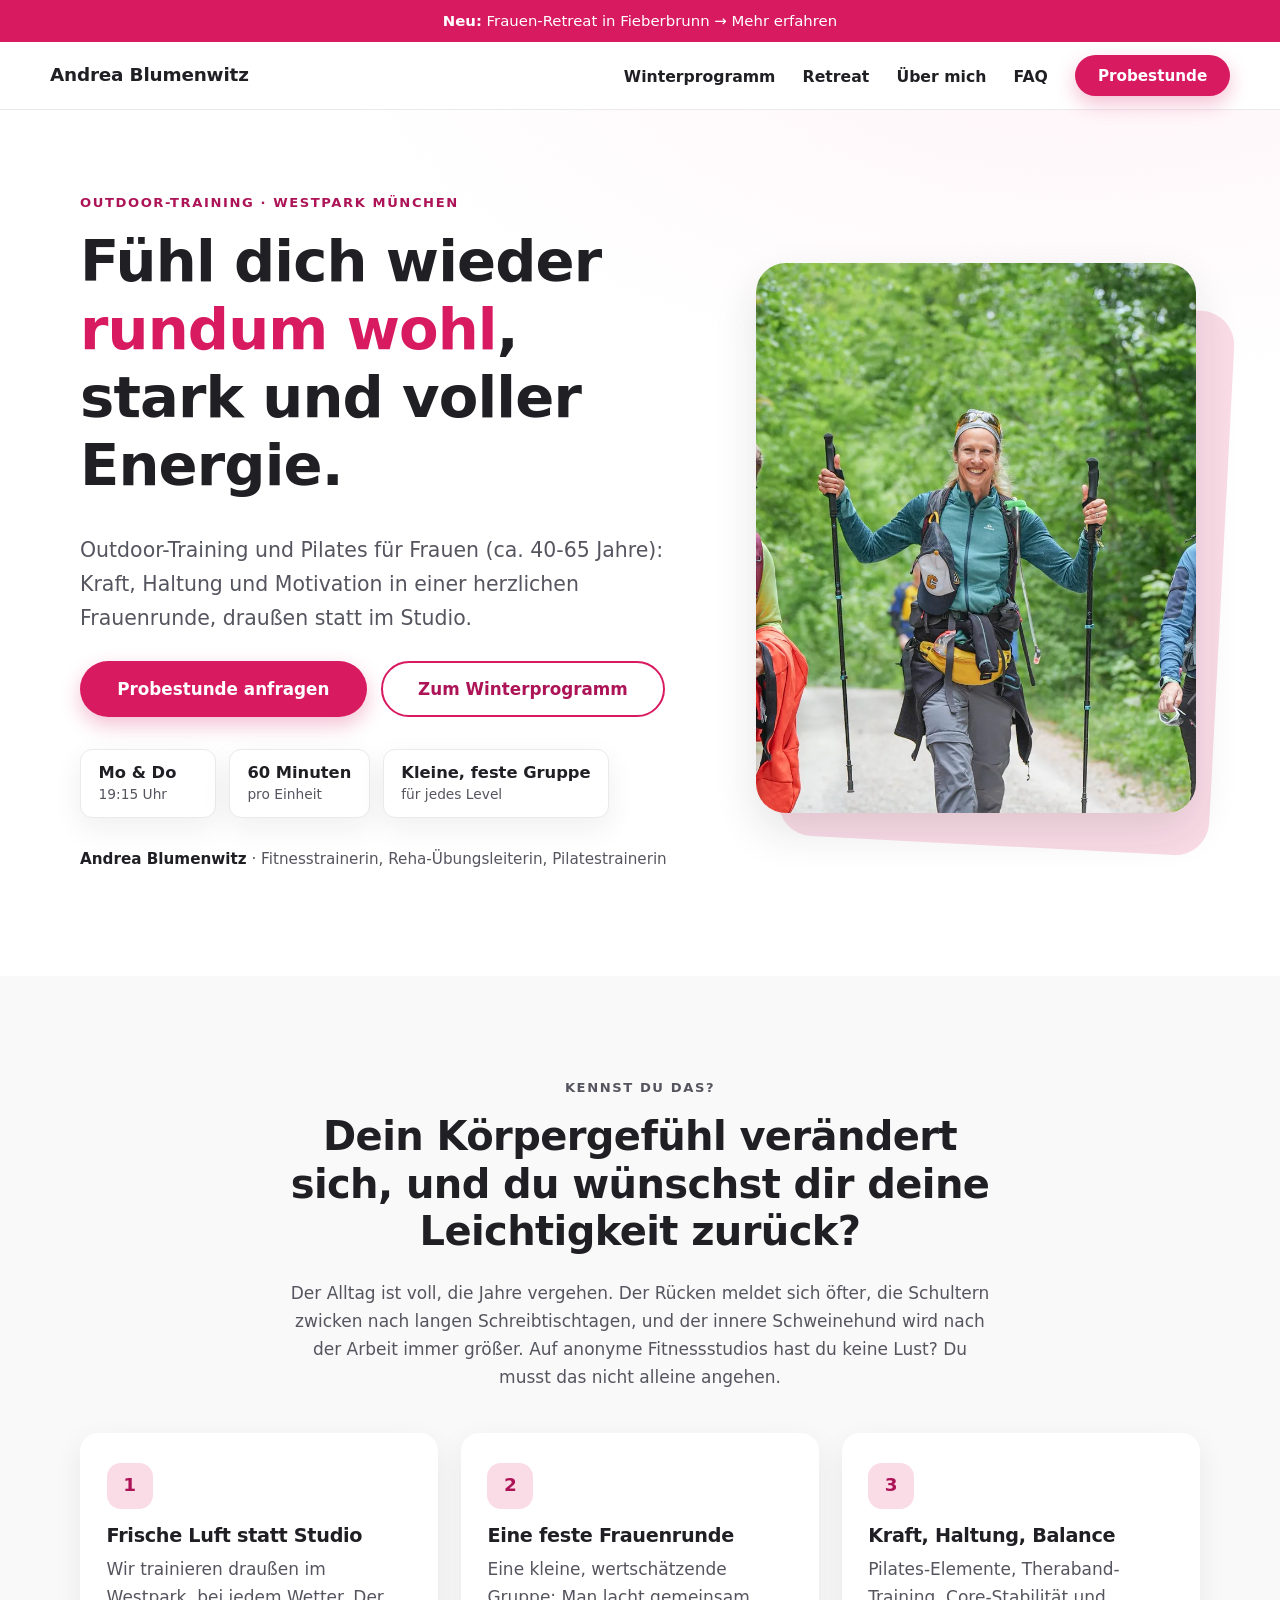
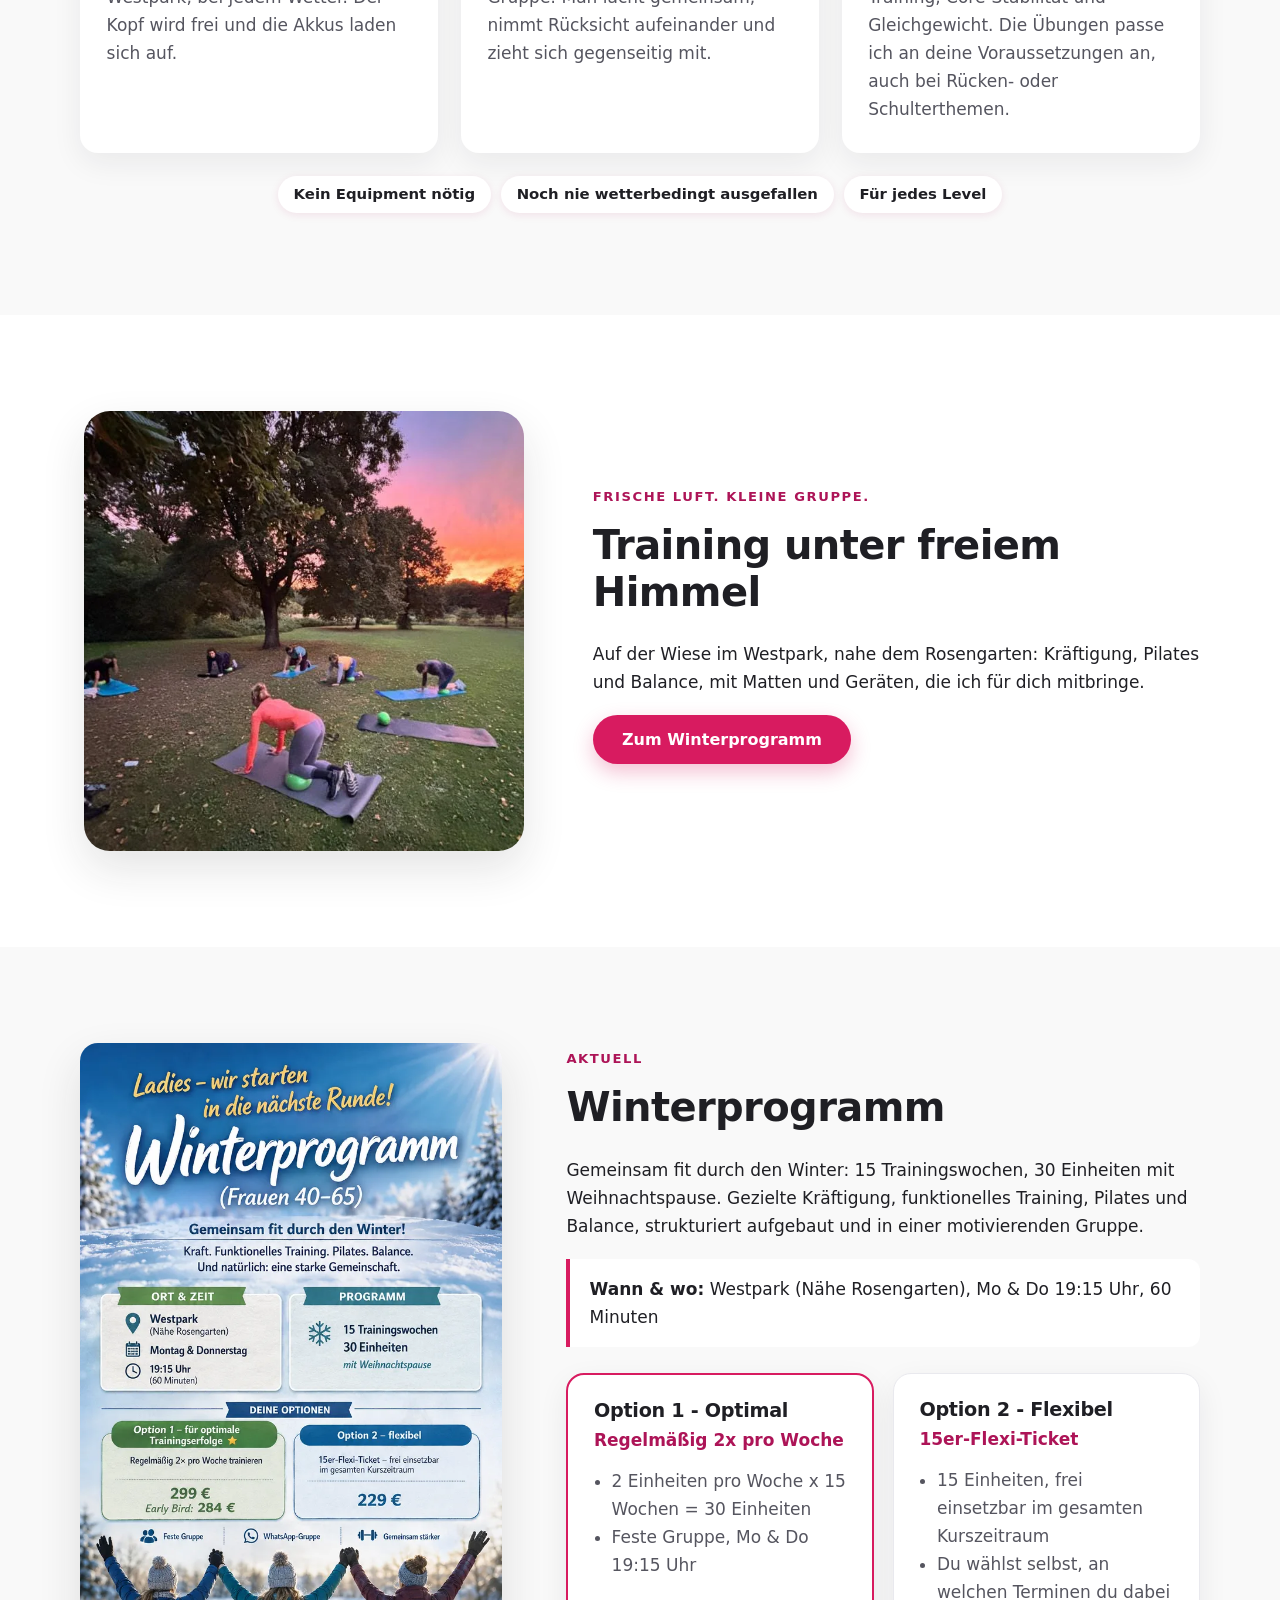
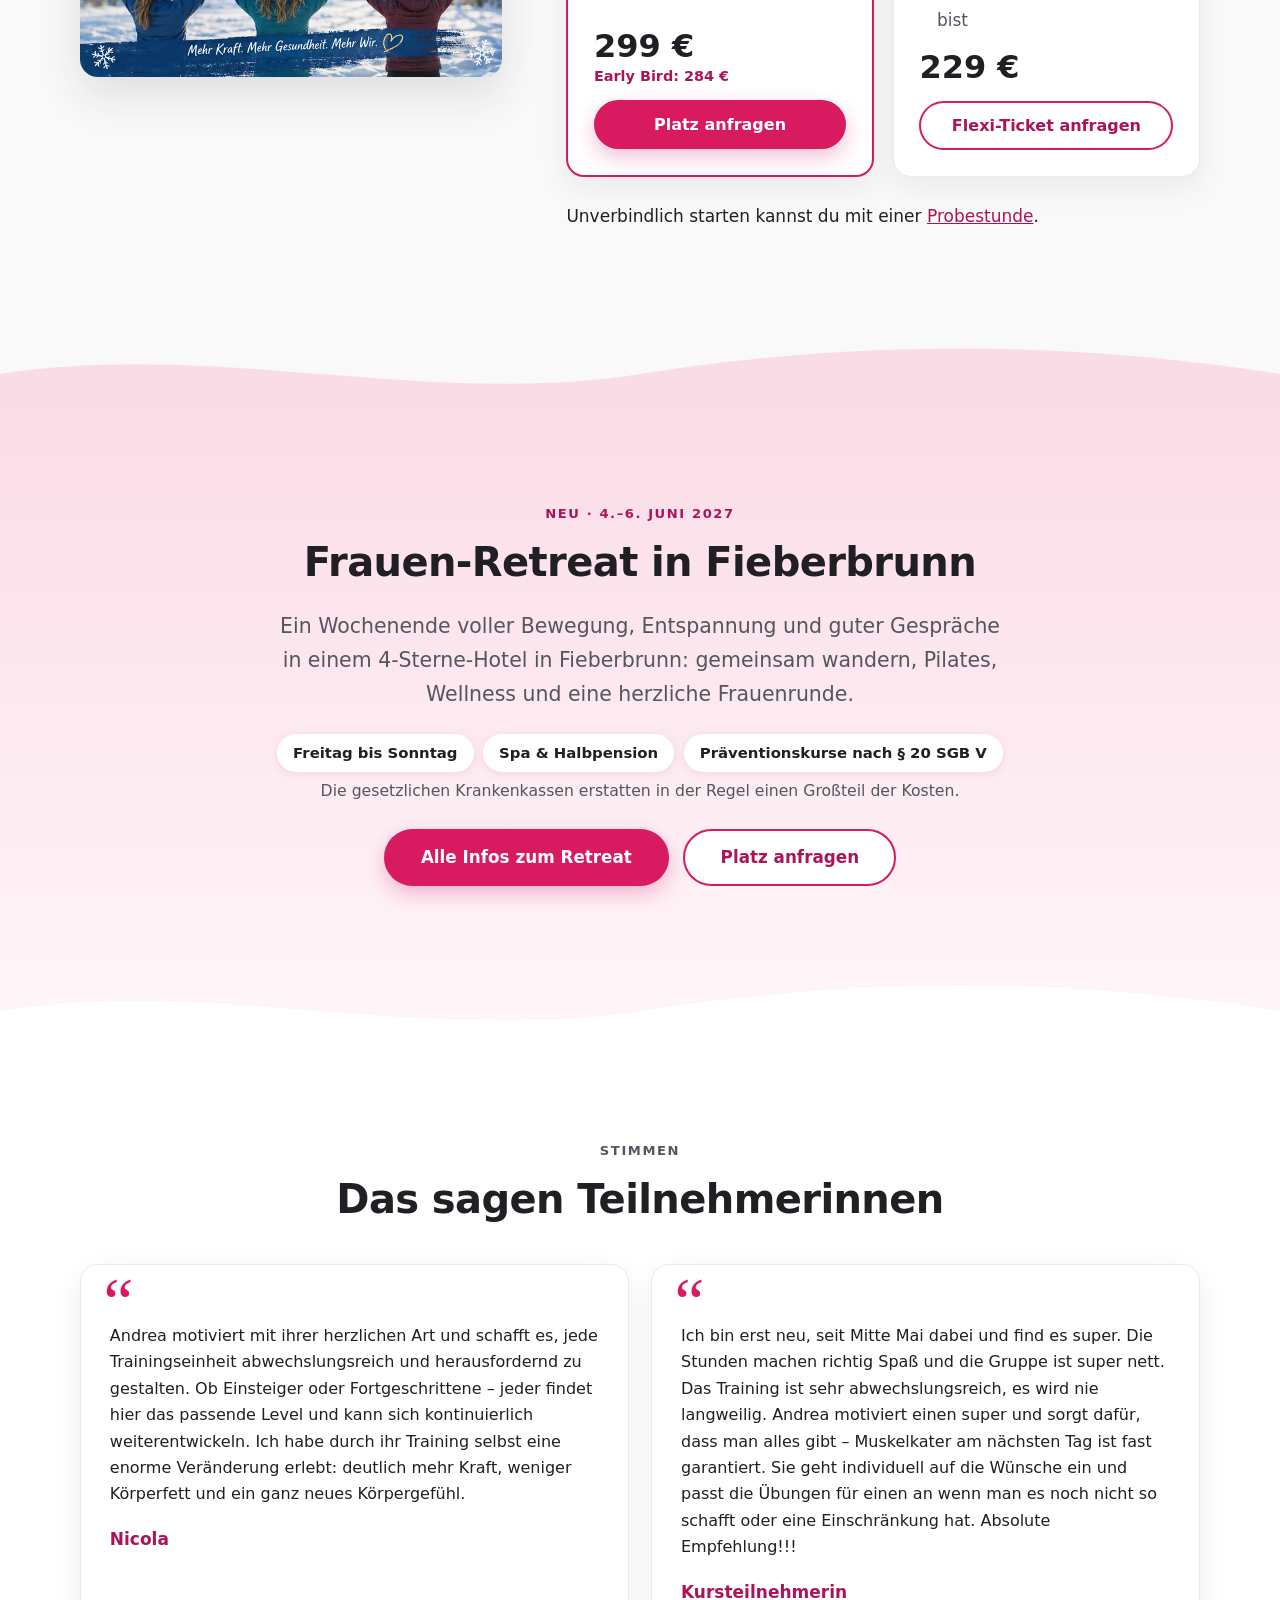
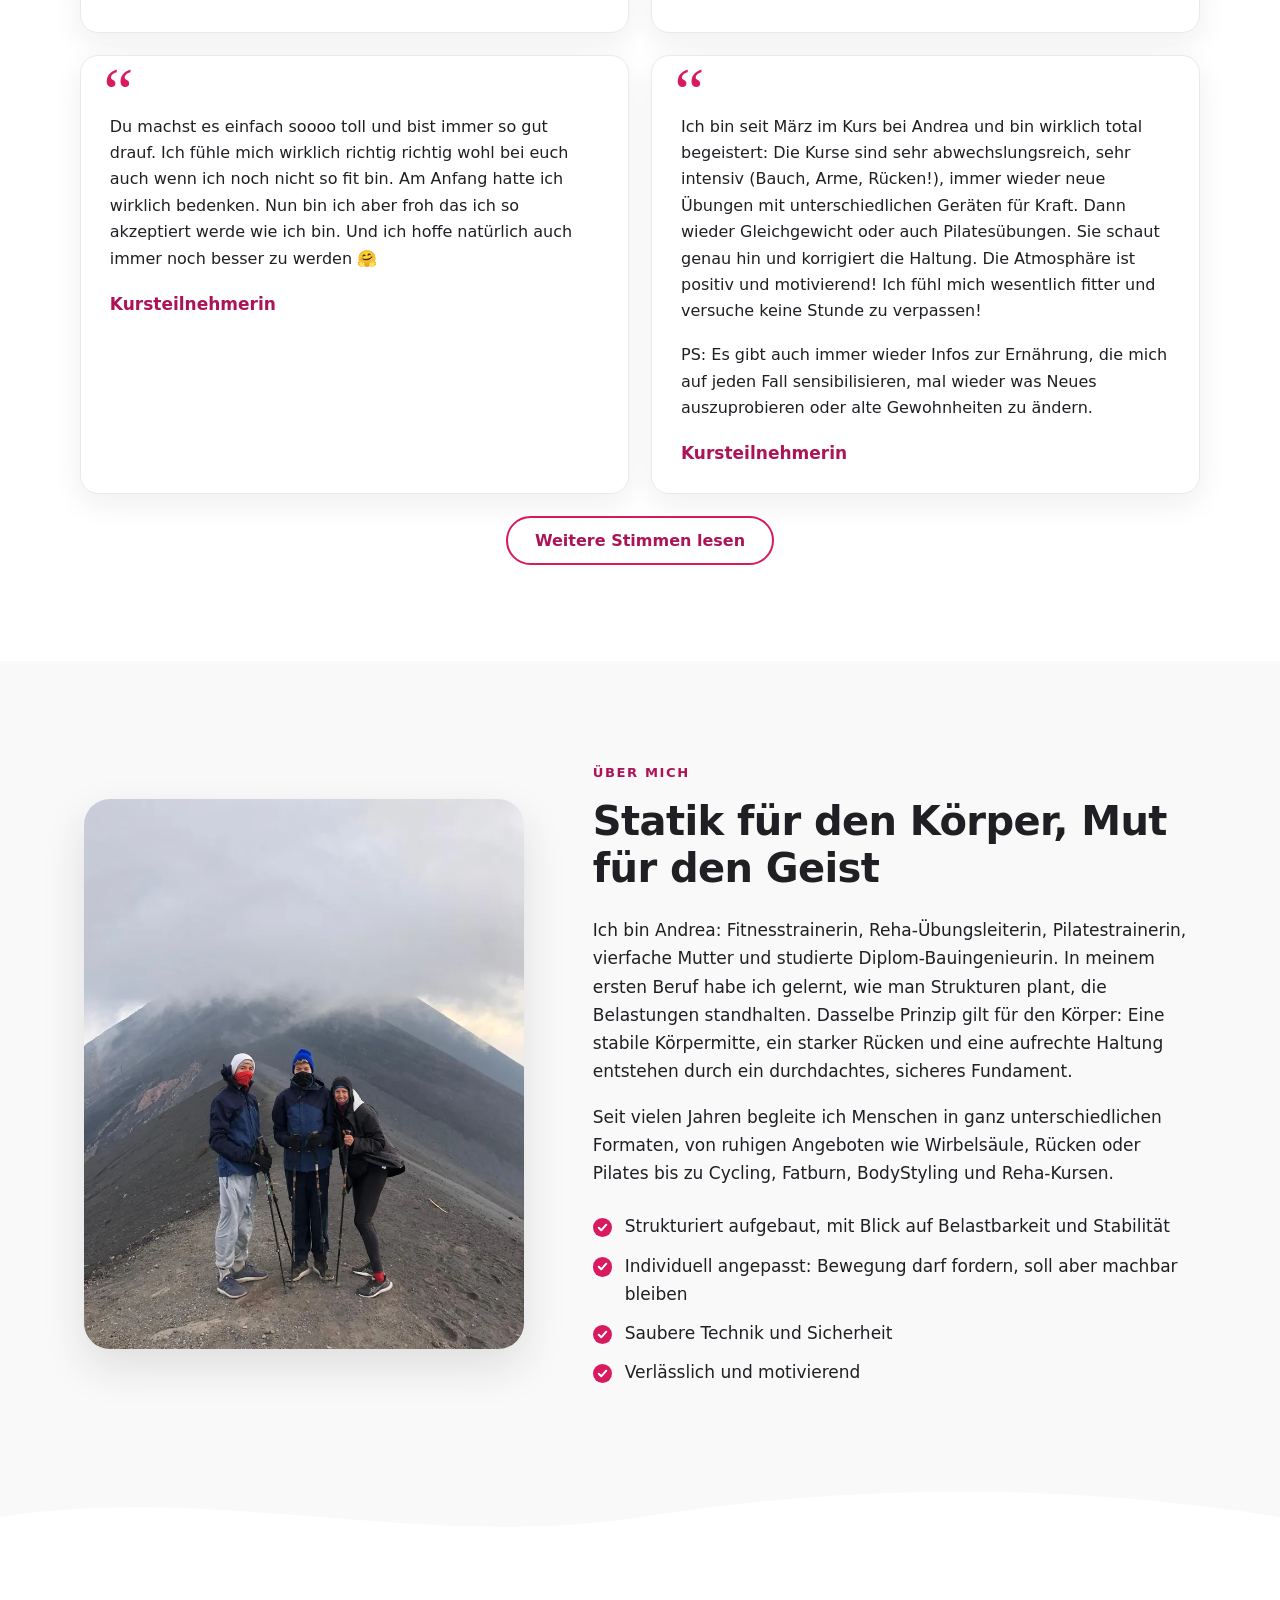
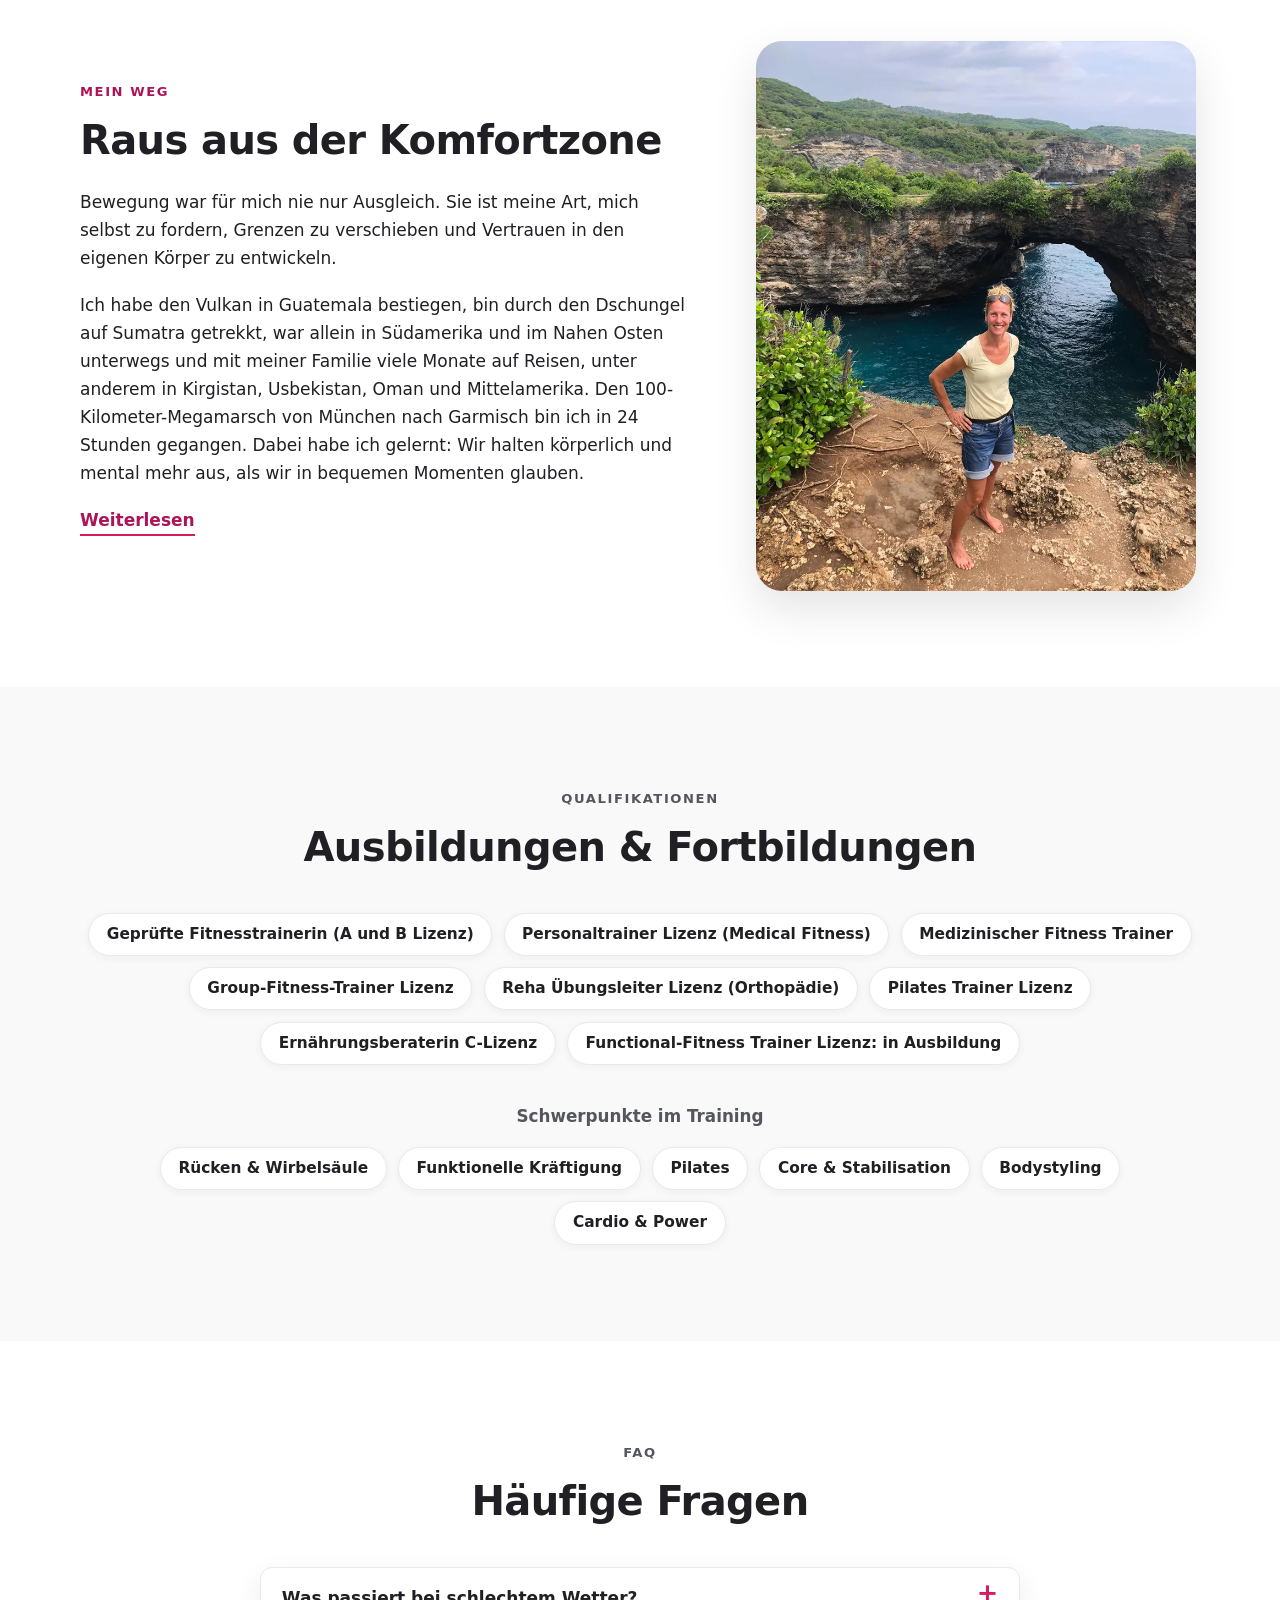
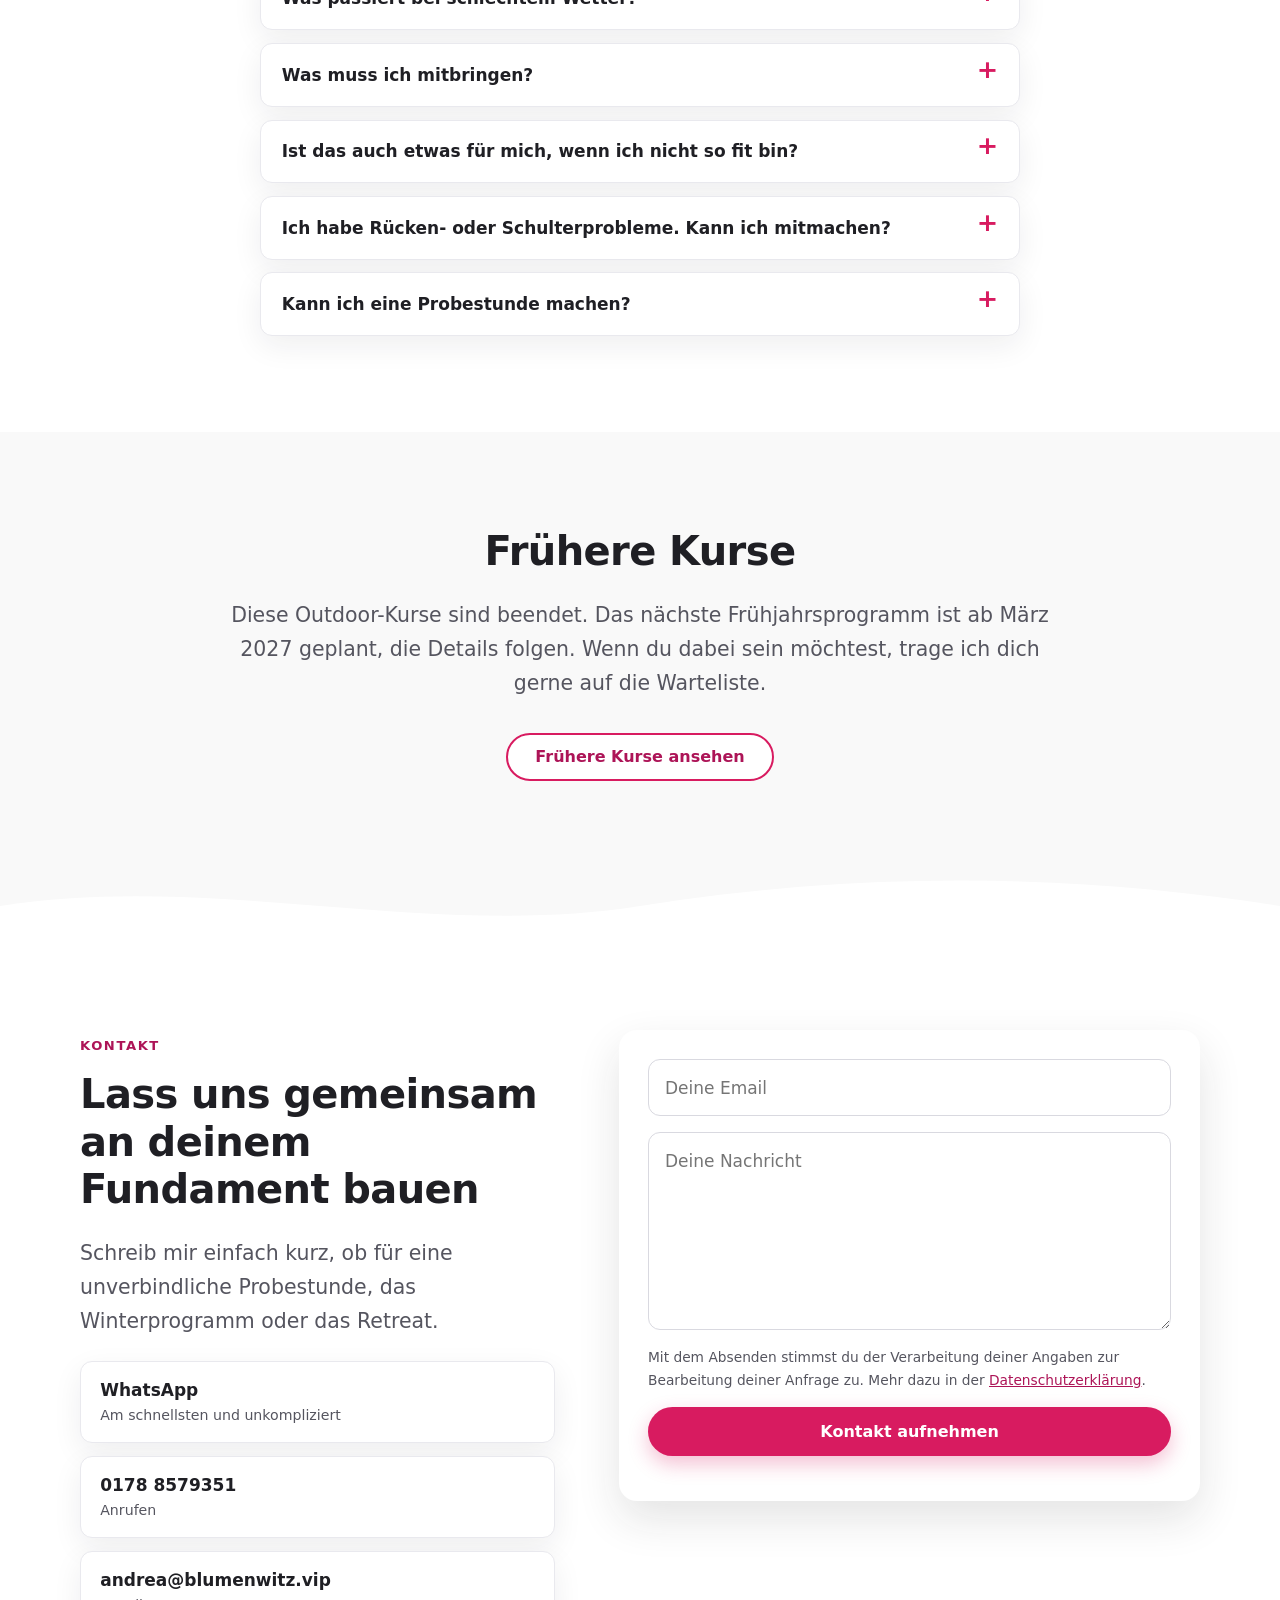
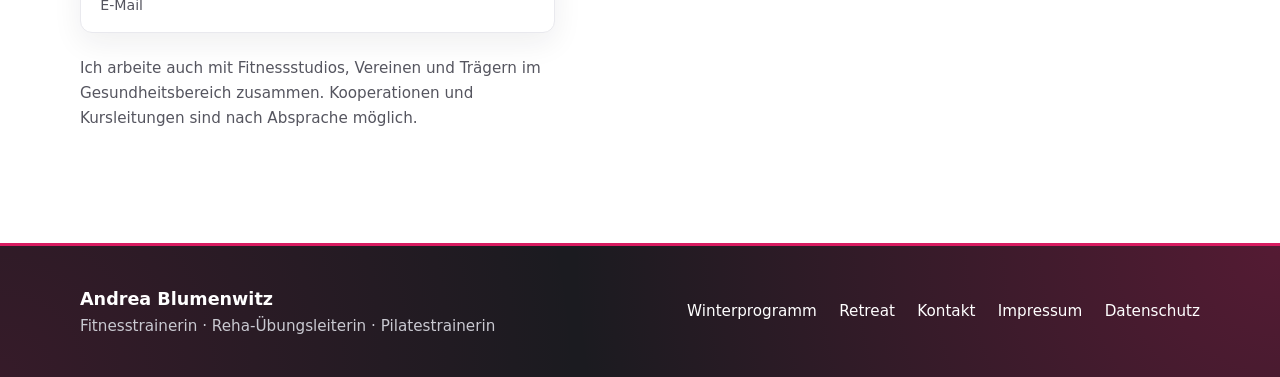
<file: index.html>
<!doctype html>
<html lang="de">

<head>
  <meta charset="UTF-8" />
  <meta name="viewport" content="width=device-width, initial-scale=1.0" />
  <title>Andrea Blumenwitz - Outdoor-Training für Frauen im Westpark München</title>
  <meta name="description"
    content="Outdoor-Training und Pilates für Frauen im Westpark München. Andrea Blumenwitz: Fitnesstrainerin, Reha-Übungsleiterin und Pilatestrainerin. Kleine, feste Gruppe, Probestunde möglich." />
  <link rel="canonical" href="https://andrea.blumenwitz.vip/" />
  <link rel="icon" href="data:image/svg+xml,%3Csvg xmlns='http://www.w3.org/2000/svg' viewBox='0 0 100 100'%3E%3Crect width='100' height='100' rx='22' fill='%23d81b60'/%3E%3Ctext x='50' y='68' font-size='56' font-family='Arial' font-weight='700' text-anchor='middle' fill='white'%3EAB%3C/text%3E%3C/svg%3E" />
  <meta property="og:type" content="website" />
  <meta property="og:locale" content="de_DE" />
  <meta property="og:title" content="Andrea Blumenwitz - Outdoor-Training für Frauen im Westpark München" />
  <meta property="og:description"
    content="Kraft, Haltung und Motivation in einer herzlichen Frauenrunde: Outdoor-Training und Pilates im Westpark München." />
  <meta property="og:url" content="https://andrea.blumenwitz.vip/" />
  <meta property="og:image" content="https://andrea.blumenwitz.vip/images/og-image.jpg" />
  <meta name="twitter:card" content="summary_large_image" />
  <meta name="theme-color" content="#d81b60" />
  <link rel="stylesheet" href="styles.css" />
  <meta name="google-site-verification" content="tOMIIGnW3LGcu6hPIQpB4QMeb2ZVpSUu7yp1-Baco04" />
  <meta name="msvalidate.01" content="1CCE4F5179165E74E3E6331350771A37" />
  <script type="application/ld+json">
  {
    "@context": "https://schema.org",
    "@type": "LocalBusiness",
    "name": "Andrea Blumenwitz - Fitnesstrainerin",
    "description": "Fitnesstrainerin, Reha-Übungsleiterin und Pilatestrainerin: gesundheitsorientierte Kurse und Outdoor-Training für Frauen.",
    "url": "https://andrea.blumenwitz.vip/",
    "image": "https://andrea.blumenwitz.vip/images/og-image.jpg",
    "telephone": "+49 178 8579351",
    "email": "andrea@blumenwitz.vip",
    "address": {
      "@type": "PostalAddress",
      "addressLocality": "Gräfelfing",
      "postalCode": "82166",
      "addressCountry": "DE"
    },
    "areaServed": ["München", "Gräfelfing"]
  }
  </script>
</head>

<body class="has-bar">
  <a href="#main" class="skip-link">Zum Inhalt springen</a>

  <a class="announce" href="retreat.html">
    <strong>Neu:</strong> Frauen-Retreat in Fieberbrunn <span aria-hidden="true">→</span><span class="hide-sm"> Mehr erfahren</span>
  </a>

  <header class="header">
    <nav class="nav" aria-label="Hauptnavigation">
      <a href="#top" class="logo">Andrea Blumenwitz</a>
      <button type="button" class="nav-toggle" aria-expanded="false" aria-controls="nav-links">
        <span class="sr-only">Menü</span>
        <span class="nav-toggle-bar" aria-hidden="true"></span>
      </button>
      <ul class="nav-links" id="nav-links">
        <li><a href="#winterkurs">Winterprogramm</a></li>
        <li><a href="#retreat">Retreat</a></li>
        <li><a href="#about">Über mich</a></li>
        <li><a href="#faq">FAQ</a></li>
        <li class="nav-cta"><a href="#contact" class="btn-primary">Probestunde</a></li>
      </ul>
    </nav>
  </header>

  <main id="main">
    <!-- Hero -->
    <section class="hero" id="top">
      <div class="container hero-grid">
        <div class="hero-copy">
          <p class="eyebrow">Outdoor-Training · Westpark München</p>
          <h1>Fühl dich wieder <span>rundum wohl</span>, stark und voller Energie.</h1>
          <p class="lead">
            Outdoor-Training und Pilates für Frauen (ca. 40-65 Jahre): Kraft, Haltung und Motivation
            in einer herzlichen Frauenrunde, draußen statt im Studio.
          </p>
          <div class="btn-row">
            <a href="#contact" class="btn-primary btn-large">Probestunde anfragen</a>
            <a href="#winterkurs" class="btn-secondary btn-large">Zum Winterprogramm</a>
          </div>
          <ul class="facts" aria-label="Auf einen Blick">
            <li><strong>Mo &amp; Do</strong><span>19:15 Uhr</span></li>
            <li><strong>60 Minuten</strong><span>pro Einheit</span></li>
            <li><strong>Kleine, feste Gruppe</strong><span>für jedes Level</span></li>
          </ul>
          <p class="hero-name"><strong>Andrea Blumenwitz</strong> · Fitnesstrainerin, Reha-Übungsleiterin, Pilatestrainerin</p>
        </div>
        <div class="hero-image">
          <img src="images/photos/hero-wandern.webp" width="800" height="1496" fetchpriority="high"
            alt="Andrea Blumenwitz, Fitnesstrainerin" />
        </div>
      </div>
    </section>

    <!-- Kennst du das? -->
    <section id="intro" class="section section-alt">
      <div class="container">
        <div class="section-head">
          <p class="eyebrow">Kennst du das?</p>
          <h2>Dein Körpergefühl verändert sich, und du wünschst dir deine Leichtigkeit zurück?</h2>
          <p>
            Der Alltag ist voll, die Jahre vergehen. Der Rücken meldet sich öfter, die Schultern zwicken nach langen
            Schreibtischtagen, und der innere Schweinehund wird nach der Arbeit immer größer. Auf anonyme
            Fitnessstudios hast du keine Lust? Du musst das nicht alleine angehen.
          </p>
        </div>
        <div class="card-grid">
          <article class="card">
            <div class="card-icon" aria-hidden="true">1</div>
            <h3>Frische Luft statt Studio</h3>
            <p>Wir trainieren draußen im Westpark, bei jedem Wetter. Der Kopf wird frei und die Akkus laden sich auf.</p>
          </article>
          <article class="card">
            <div class="card-icon" aria-hidden="true">2</div>
            <h3>Eine feste Frauenrunde</h3>
            <p>Eine kleine, wertschätzende Gruppe: Man lacht gemeinsam, nimmt Rücksicht aufeinander und zieht sich
              gegenseitig mit.</p>
          </article>
          <article class="card">
            <div class="card-icon" aria-hidden="true">3</div>
            <h3>Kraft, Haltung, Balance</h3>
            <p>Pilates-Elemente, Theraband-Training, Core-Stabilität und Gleichgewicht. Die Übungen passe ich an deine
              Voraussetzungen an, auch bei Rücken- oder Schulterthemen.</p>
          </article>
        </div>
        <ul class="chip-row" aria-label="Gut zu wissen">
          <li>Kein Equipment nötig</li>
          <li>Noch nie wetterbedingt ausgefallen</li>
          <li>Für jedes Level</li>
        </ul>
      </div>
    </section>

    <!-- Training im Westpark -->
    <section class="section" aria-label="Training im Westpark">
      <div class="container">
        <div class="split">
          <div class="split-media">
            <img class="is-square" src="images/photos/training-westpark-abend.webp" width="640" height="640" loading="lazy"
              alt="Frauengruppe trainiert bei Sonnenuntergang auf Matten im Westpark" />
          </div>
          <div>
            <p class="eyebrow">Frische Luft. Kleine Gruppe.</p>
            <h2>Training unter freiem Himmel</h2>
            <p>Auf der Wiese im Westpark, nahe dem Rosengarten: Kräftigung, Pilates und Balance, mit Matten und Geräten, die ich für dich mitbringe.</p>
            <p><a href="#winterkurs" class="btn-primary">Zum Winterprogramm</a></p>
          </div>
        </div>
      </div>
    </section>

    <!-- Winterprogramm -->
    <section id="winterkurs" class="section section-alt">
      <div class="container kurs-grid">
        <div class="kurs-flyer">
          <img src="images/Flyer/winterprogramm/flyer-winterprogramm.webp" width="720" height="1080" loading="lazy"
            alt="Flyer Winterprogramm" />
        </div>
        <div class="kurs-content">
          <p class="eyebrow">Aktuell</p>
          <h2>Winterprogramm</h2>
          <p>
            Gemeinsam fit durch den Winter: 15 Trainingswochen, 30 Einheiten mit Weihnachtspause. Gezielte
            Kräftigung, funktionelles Training, Pilates und Balance, strukturiert aufgebaut und in einer motivierenden
            Gruppe.
          </p>
          <div class="kurs-facts">
            <p><strong>Wann &amp; wo:</strong> Westpark (Nähe Rosengarten), Mo &amp; Do 19:15 Uhr, 60 Minuten</p>
          </div>
          <div class="options">
            <div class="option-card is-main">
              <h3>Option 1 - Optimal</h3>
              <p class="option-lead">Regelmäßig 2x pro Woche</p>
              <ul>
                <li>2 Einheiten pro Woche x 15 Wochen = 30 Einheiten</li>
                <li>Feste Gruppe, Mo &amp; Do 19:15 Uhr</li>
              </ul>
              <p class="option-price">299 €<span>Early Bird: 284 €</span></p>
              <a href="#contact" class="btn-primary">Platz anfragen</a>
            </div>
            <div class="option-card">
              <h3>Option 2 - Flexibel</h3>
              <p class="option-lead">15er-Flexi-Ticket</p>
              <ul>
                <li>15 Einheiten, frei einsetzbar im gesamten Kurszeitraum</li>
                <li>Du wählst selbst, an welchen Terminen du dabei bist</li>
              </ul>
              <p class="option-price">229 €</p>
              <a href="#contact" class="btn-secondary">Flexi-Ticket anfragen</a>
            </div>
          </div>
          <p>Unverbindlich starten kannst du mit einer <a href="#contact">Probestunde</a>.</p>
        </div>
      </div>
    </section>

    <!-- Retreat -->
    <div class="wave wave--alt-pink" aria-hidden="true"></div>
    <section id="retreat" class="section retreat">
      <div class="container retreat-teaser">
        <p class="eyebrow">Neu · 4.–6. Juni 2027</p>
        <h2>Frauen-Retreat in Fieberbrunn</h2>
        <p class="lead">
          Ein Wochenende voller Bewegung, Entspannung und guter Gespräche in einem 4-Sterne-Hotel in Fieberbrunn: gemeinsam
          wandern, Pilates, Wellness und eine herzliche Frauenrunde.
        </p>
        <ul class="chip-row" aria-label="Retreat auf einen Blick">
          <li>Freitag bis Sonntag</li>
          <li>Spa &amp; Halbpension</li>
          <li>Präventionskurse nach § 20 SGB V</li>
        </ul>
        <p class="teaser-sub">Die gesetzlichen Krankenkassen erstatten in der Regel einen Großteil der Kosten.</p>
        <div class="btn-row">
          <a class="btn-primary btn-large" href="retreat.html">Alle Infos zum Retreat</a>
          <a class="btn-secondary btn-large" href="#contact">Platz anfragen</a>
        </div>
      </div>
    </section>
    <div class="wave wave--pink-white" aria-hidden="true"></div>

    <!-- Stimmen -->
    <section id="testimonials" class="section">
      <div class="container">
        <div class="section-head">
          <p class="eyebrow">Stimmen</p>
          <h2>Das sagen Teilnehmerinnen</h2>
        </div>
        <p class="swipe-hint" aria-hidden="true">Zum Weiterlesen nach links wischen →</p>
        <div class="testimonials-grid">
          <figure class="testimonial">
            <blockquote>
              <p>
                Andrea motiviert mit ihrer herzlichen Art und schafft es, jede Trainingseinheit abwechslungsreich und
                herausfordernd zu gestalten. Ob Einsteiger oder Fortgeschrittene – jeder findet hier das passende Level
                und kann sich kontinuierlich weiterentwickeln. Ich habe durch ihr Training selbst eine enorme
                Veränderung erlebt: deutlich mehr Kraft, weniger Körperfett und ein ganz neues Körpergefühl.
              </p>
            </blockquote>
            <figcaption>Nicola</figcaption>
          </figure>
          <figure class="testimonial">
            <blockquote>
              <p>
                Ich bin erst neu, seit Mitte Mai dabei und find es super. Die Stunden machen richtig Spaß und die
                Gruppe ist super nett. Das Training ist sehr abwechslungsreich, es wird nie langweilig. Andrea
                motiviert einen super und sorgt dafür, dass man alles gibt – Muskelkater am nächsten Tag ist fast
                garantiert. Sie geht individuell auf die Wünsche ein und passt die Übungen für einen an wenn man es
                noch nicht so schafft oder eine Einschränkung hat. Absolute Empfehlung!!!
              </p>
            </blockquote>
            <figcaption>Kursteilnehmerin</figcaption>
          </figure>
          <figure class="testimonial">
            <blockquote>
              <p>
                Du machst es einfach soooo toll und bist immer so gut drauf. Ich fühle mich wirklich richtig richtig
                wohl bei euch auch wenn ich noch nicht so fit bin. Am Anfang hatte ich wirklich bedenken. Nun bin ich
                aber froh das ich so akzeptiert werde wie ich bin. Und ich hoffe natürlich auch immer noch besser zu
                werden 🤗
              </p>
            </blockquote>
            <figcaption>Kursteilnehmerin</figcaption>
          </figure>
          <figure class="testimonial">
            <blockquote>
              <p>
                Ich bin seit März im Kurs bei Andrea und bin wirklich total begeistert: Die Kurse sind sehr
                abwechslungsreich, sehr intensiv (Bauch, Arme, Rücken!), immer wieder neue Übungen mit
                unterschiedlichen Geräten für Kraft. Dann wieder Gleichgewicht oder auch Pilatesübungen. Sie schaut
                genau hin und korrigiert die Haltung. Die Atmosphäre ist positiv und motivierend! Ich fühl mich
                wesentlich fitter und versuche keine Stunde zu verpassen!
              </p>
              <p>
                PS: Es gibt auch immer wieder Infos zur Ernährung, die mich auf jeden Fall sensibilisieren, mal wieder
                was Neues auszuprobieren oder alte Gewohnheiten zu ändern.
              </p>
            </blockquote>
            <figcaption>Kursteilnehmerin</figcaption>
          </figure>
        </div>
        <details class="more more-center">
          <summary class="btn-secondary">Weitere Stimmen lesen</summary>
          <div class="testimonials-grid">
            <figure class="testimonial">
              <blockquote>
                <p>
                  Ich bin unglaublich froh, Andrea gefunden zu haben! Sie motiviert mich immer wieder aufs Neue und
                  sorgt dafür, dass das Training effektiv ist und Spaß macht. Ihre herzliche und professionelle Art
                  macht jede Trainingseinheit zu etwas Besonderem.
                </p>
              </blockquote>
              <figcaption>Kursteilnehmerin</figcaption>
            </figure>
            <figure class="testimonial">
              <blockquote>
                <p>
                  Andi ist mein Anker in der Woche: für gute Laune, frische Luft und immer wieder neue
                  „Muskelerfahrungen“ 😊 Gemeinsam etwas für uns tun und Energie tanken – einfach stark!!!
                </p>
              </blockquote>
              <figcaption>61 Jahre, Berg-, Radl- und Schneeliebhaberin</figcaption>
            </figure>
            <figure class="testimonial">
              <blockquote>
                <p>
                  Andrea's positive Art zu motivieren, die abwechslungsreichen &amp; fordernden Übungen, der Sport im
                  Freien (&amp; ganz in der Nähe) und die angenehme Frauenrunde spornen mich jede Woche an, dranzubleiben
                  &amp; keine Stunde zu verpassen. Andrea leitet das Training kompetent &amp; passt Übungen bei Bedarf
                  individuell an. Ich gehe jedes Mal mit einem richtig guten Gefühl nach Hause! Danke!
                </p>
              </blockquote>
              <figcaption>Kursteilnehmerin</figcaption>
            </figure>
          </div>
        </details>
      </div>
    </section>

    <!-- Über mich -->
    <section id="about" class="section section-alt">
      <div class="container">
        <div class="split">
          <div class="split-media">
            <img src="images/photos/about-vulkan.webp" width="800" height="1067" loading="lazy"
              alt="Andrea Blumenwitz auf einem Vulkangipfel" />
          </div>
          <div>
            <p class="eyebrow">Über mich</p>
            <h2>Statik für den Körper, Mut für den Geist</h2>
            <p>
              Ich bin Andrea: Fitnesstrainerin, Reha-Übungsleiterin, Pilatestrainerin, vierfache Mutter und studierte
              Diplom-Bauingenieurin. In meinem ersten Beruf habe ich gelernt, wie man Strukturen plant, die
              Belastungen standhalten. Dasselbe Prinzip gilt für den Körper: Eine stabile Körpermitte, ein starker
              Rücken und eine aufrechte Haltung entstehen durch ein durchdachtes, sicheres Fundament.
            </p>
            <p>
              Seit vielen Jahren begleite ich Menschen in ganz unterschiedlichen Formaten, von ruhigen Angeboten wie
              Wirbelsäule, Rücken oder Pilates bis zu Cycling, Fatburn, BodyStyling und Reha-Kursen.
            </p>
            <ul class="checklist">
              <li>Strukturiert aufgebaut, mit Blick auf Belastbarkeit und Stabilität</li>
              <li>Individuell angepasst: Bewegung darf fordern, soll aber machbar bleiben</li>
              <li>Saubere Technik und Sicherheit</li>
              <li>Verlässlich und motivierend</li>
            </ul>
          </div>
        </div>

      </div>
    </section>
    <div class="wave wave--alt-white" aria-hidden="true"></div>

    <!-- Mein Weg -->
    <section id="journey-section" class="section">
      <div class="container">

        <div class="split reverse" id="journey">
          <div>
            <p class="eyebrow">Mein Weg</p>
            <h2>Raus aus der Komfortzone</h2>
            <p>
              Bewegung war für mich nie nur Ausgleich. Sie ist meine Art, mich selbst zu fordern, Grenzen zu
              verschieben und Vertrauen in den eigenen Körper zu entwickeln.
            </p>
            <p>
              Ich habe den Vulkan in Guatemala bestiegen, bin durch den Dschungel auf Sumatra getrekkt, war allein in
              Südamerika und im Nahen Osten unterwegs und mit meiner Familie viele Monate auf Reisen, unter anderem
              in Kirgistan, Usbekistan, Oman und Mittelamerika. Den 100-Kilometer-Megamarsch von München nach
              Garmisch bin ich in 24 Stunden gegangen. Dabei habe ich gelernt: Wir halten körperlich und mental mehr
              aus, als wir in bequemen Momenten glauben.
            </p>
            <details class="more">
              <summary>Weiterlesen</summary>
              <p>
                Im Training verlange ich keine 100 Kilometer von dir. Bei mir gibt es keinen Druck: Ich nutze meine
                Erfahrung, um deine Grenzen sanft und Schritt für Schritt zu erweitern. Nicht Perfektion ist
                entscheidend, sondern die Bereitschaft, anzufangen.
              </p>
              <p>
                Als Mutter von vier Söhnen gehören Organisation, Belastbarkeit und Flexibilität zum Alltag. Genau diese
                Gelassenheit und Ausdauer bringe ich in mein Training ein.
              </p>
            </details>
          </div>
          <div class="split-media">
            <img src="images/photos/journey-kueste.webp" width="800" height="1067" loading="lazy"
              alt="Andrea Blumenwitz unterwegs an der Küste" />
          </div>
        </div>
      </div>
    </section>

    <!-- Qualifikationen -->
    <section id="qualifications" class="section section-alt">
      <div class="container">
        <div class="section-head">
          <p class="eyebrow">Qualifikationen</p>
          <h2>Ausbildungen &amp; Fortbildungen</h2>
        </div>
        <ul class="pill-list">
          <li>Geprüfte Fitnesstrainerin (A und B Lizenz)</li>
          <li>Personaltrainer Lizenz (Medical Fitness)</li>
          <li>Medizinischer Fitness Trainer</li>
          <li>Group-Fitness-Trainer Lizenz</li>
          <li>Reha Übungsleiter Lizenz (Orthopädie)</li>
          <li>Pilates Trainer Lizenz</li>
          <li>Ernährungsberaterin C-Lizenz</li>
          <li>Functional-Fitness Trainer Lizenz: in Ausbildung</li>
        </ul>
        <p class="sub-head">Schwerpunkte im Training</p>
        <ul class="pill-list">
          <li>Rücken &amp; Wirbelsäule</li>
          <li>Funktionelle Kräftigung</li>
          <li>Pilates</li>
          <li>Core &amp; Stabilisation</li>
          <li>Bodystyling</li>
          <li>Cardio &amp; Power</li>
        </ul>
      </div>
    </section>

    <!-- FAQ -->
    <section id="faq" class="section">
      <div class="container">
        <div class="section-head">
          <p class="eyebrow">FAQ</p>
          <h2>Häufige Fragen</h2>
        </div>
        <div class="faq-list">
          <details>
            <summary>Was passiert bei schlechtem Wetter?</summary>
            <p>
              Wir trainieren auch bei schlechtem Wetter: Im Winter ziehen wir uns warm an, und wenn ein Regenschauer
              droht, trainieren wir clever. Bisher gab es noch nie einen wetterbedingten Ausfall. Falls es wirklich
              einmal unmöglich ist (z. B. bei Gewitter) und eine Einheit ausfallen muss, hänge ich den Termin hinten an.
            </p>
          </details>
          <details>
            <summary>Was muss ich mitbringen?</summary>
            <p>
              Eigentlich nichts. Matten, Therabänder und Kleingeräte habe ich dabei. Du brauchst nur bequeme Kleidung,
              Sportschuhe und eine Trinkflasche. Eine eigene Matte kannst du gern mitbringen, musst du aber nicht.
            </p>
          </details>
          <details>
            <summary>Ist das auch etwas für mich, wenn ich nicht so fit bin?</summary>
            <p>Ja, das Training ist für jedes Level geeignet. Ich passe die Übungen individuell an dich an.</p>
          </details>
          <details>
            <summary>Ich habe Rücken- oder Schulterprobleme. Kann ich mitmachen?</summary>
            <p>
              Als Reha-Übungsleiterin (Orthopädie) passe ich die Übungen an deine Voraussetzungen an. Sprich mich vor
              der ersten Stunde einfach an.
            </p>
          </details>
          <details>
            <summary>Kann ich eine Probestunde machen?</summary>
            <p>
              Ja, die Probestunde ist kostenlos. Melde dich einfach über das <a href="#contact">Kontaktformular</a>,
              per WhatsApp oder E-Mail.
            </p>
          </details>
        </div>
      </div>
    </section>

    <!-- Frühere Kurse -->
    <section id="fruehere-kurse" class="section section-alt">
      <div class="container center">
        <h2>Frühere Kurse</h2>
        <p class="lead">
          Diese Outdoor-Kurse sind beendet. Das nächste Frühjahrsprogramm ist ab März 2027 geplant, die Details
          folgen. Wenn du dabei sein möchtest, trage ich dich gerne auf die Warteliste.
        </p>
        <details class="more more-center">
          <summary class="btn-secondary">Frühere Kurse ansehen</summary>
          <div class="past-grid">
            <article class="past-card">
              <img src="images/Flyer/fruehjahrskurs/flyer-fruehjahr.webp" width="720" height="1105" loading="lazy"
                alt="Flyer Frühjahrskurs" />
              <h3>Frühjahrskurs</h3>
              <p>Outdoor-Training für Frauen (40-65 Jahre) im Westpark: Kraft, Pilates, Balance und Mindset, 10 Wochen, Mo &amp; Do 19:15 Uhr.</p>
              <a href="#contact" class="btn-secondary">Auf die Warteliste</a>
            </article>
            <article class="past-card">
              <img src="images/Flyer/sommerkurs/flyer-sommer.webp" width="720" height="1100" loading="lazy"
                alt="Flyer Sommerkurs" />
              <h3>Sommerkurs</h3>
              <p>Kraft, Stabilität und Ausdauer in kleiner Gruppe: funktionelle Kräftigung, Pilates-Elemente und gelenkschonendes Ausdauertraining.</p>
              <a href="#contact" class="btn-secondary">Auf die Warteliste</a>
            </article>
          </div>
        </details>
      </div>
    </section>

    <!-- Kontakt -->
    <div class="wave wave--alt-white" aria-hidden="true"></div>
    <section id="contact" class="section">
      <div class="container contact-grid">
        <div>
          <p class="eyebrow">Kontakt</p>
          <h2>Lass uns gemeinsam an deinem Fundament bauen</h2>
          <p class="lead">Schreib mir einfach kurz, ob für eine unverbindliche Probestunde, das Winterprogramm oder das Retreat.</p>
          <ul class="contact-links">
            <li><a href="https://wa.me/491788579351" target="_blank" rel="noopener"><span>WhatsApp<small>Am schnellsten und unkompliziert</small></span></a></li>
            <li><a href="tel:+491788579351"><span>0178 8579351<small>Anrufen</small></span></a></li>
            <li><a href="mailto:andrea@blumenwitz.vip"><span>andrea@blumenwitz.vip<small>E-Mail</small></span></a></li>
          </ul>
          <p class="contact-note">
            Ich arbeite auch mit Fitnessstudios, Vereinen und Trägern im Gesundheitsbereich zusammen. Kooperationen und
            Kursleitungen sind nach Absprache möglich.
          </p>
        </div>
        <form id="contact-form" class="contact-form" action="https://formspree.io/f/mlggryln" method="POST">
          <label for="email" class="sr-only">Deine Email</label>
          <input type="email" id="email" name="email" placeholder="Deine Email" autocomplete="email" required />
          <label for="message" class="sr-only">Deine Nachricht</label>
          <textarea id="message" name="message" placeholder="Deine Nachricht" rows="6" required></textarea>
          <!-- Honeypot gegen Spam: für Menschen unsichtbar -->
          <div class="hp" aria-hidden="true">
            <label>Bitte leer lassen <input type="text" name="_gotcha" tabindex="-1" autocomplete="off" /></label>
          </div>
          <p class="form-note">
            Mit dem Absenden stimmst du der Verarbeitung deiner Angaben zur Bearbeitung deiner Anfrage zu.
            Mehr dazu in der <a href="datenschutz.html">Datenschutzerklärung</a>.
          </p>
          <button type="submit" class="btn-primary">Kontakt aufnehmen</button>
          <p class="form-status" id="form-status" role="status" aria-live="polite"></p>
        </form>
      </div>
    </section>
  </main>

  <footer>
    <div class="footer-inner">
      <div>
        <p class="footer-name">Andrea Blumenwitz</p>
        <p>Fitnesstrainerin · Reha-Übungsleiterin · Pilatestrainerin</p>
      </div>
      <ul class="footer-links">
        <li><a href="#winterkurs">Winterprogramm</a></li>
        <li><a href="retreat.html">Retreat</a></li>
        <li><a href="#contact">Kontakt</a></li>
        <li><a href="impressum.html">Impressum</a></li>
        <li><a href="datenschutz.html">Datenschutz</a></li>
      </ul>
    </div>
  </footer>

  <div class="mobile-bar" aria-label="Schnellkontakt">
    <a class="btn-secondary" href="https://wa.me/491788579351" target="_blank" rel="noopener">WhatsApp</a>
    <a class="btn-primary" href="#contact">Probestunde</a>
  </div>

  <script>
    // Mobile navigation
    (function () {
      var toggle = document.querySelector(".nav-toggle");
      var links = document.getElementById("nav-links");
      if (!toggle || !links) return;
      function setOpen(open) {
        toggle.setAttribute("aria-expanded", open ? "true" : "false");
        links.classList.toggle("is-open", open);
      }
      toggle.addEventListener("click", function () {
        setOpen(toggle.getAttribute("aria-expanded") !== "true");
      });
      links.addEventListener("click", function (e) {
        if (e.target.closest("a")) setOpen(false);
      });
      document.addEventListener("keydown", function (e) {
        if (e.key === "Escape") setOpen(false);
      });
    })();

    // Sanftes Einblenden beim Scrollen
    (function () {
      if (!("IntersectionObserver" in window) ||
        window.matchMedia("(prefers-reduced-motion: reduce)").matches) return;
      var items = document.querySelectorAll(
        ".card, .option-card, .testimonial, .past-card, .pill-list li");
      var io = new IntersectionObserver(function (entries) {
        entries.forEach(function (en) {
          if (en.isIntersecting) { en.target.classList.add("is-visible"); io.unobserve(en.target); }
        });
      }, { threshold: 0.12 });
      items.forEach(function (el) { el.classList.add("reveal"); io.observe(el); });
    })();

    // Contact form: send without leaving the page
    (function () {
      var form = document.getElementById("contact-form");
      var status = document.getElementById("form-status");
      if (!form || !window.fetch) return;
      form.addEventListener("submit", function (e) {
        e.preventDefault();
        var button = form.querySelector("button[type=submit]");
        button.disabled = true;
        status.className = "form-status";
        status.textContent = "Wird gesendet …";
        fetch(form.action, {
          method: "POST",
          body: new FormData(form),
          headers: { Accept: "application/json" }
        })
          .then(function (res) {
            if (!res.ok) throw new Error("request failed");
            form.reset();
            status.className = "form-status is-success";
            status.textContent = "Danke für deine Nachricht! Ich melde mich so bald wie möglich bei dir.";
          })
          .catch(function () {
            status.className = "form-status is-error";
            status.textContent =
              "Das hat leider nicht geklappt. Bitte versuche es erneut oder schreib mir direkt per E-Mail an andrea@blumenwitz.vip.";
          })
          .then(function () {
            button.disabled = false;
          });
      });
    })();
  </script>

  <script>
    // Mobile contact bar: hide while the contact section is on screen
    (function () {
      var bar = document.querySelector(".mobile-bar");
      var target = document.getElementById("contact");
      if (!bar || !target || !("IntersectionObserver" in window)) return;
      new IntersectionObserver(function (e) {
        bar.classList.toggle("is-hidden", e[0].isIntersecting);
      }).observe(target);
    })();
  </script>
</body>

</html>
</file>
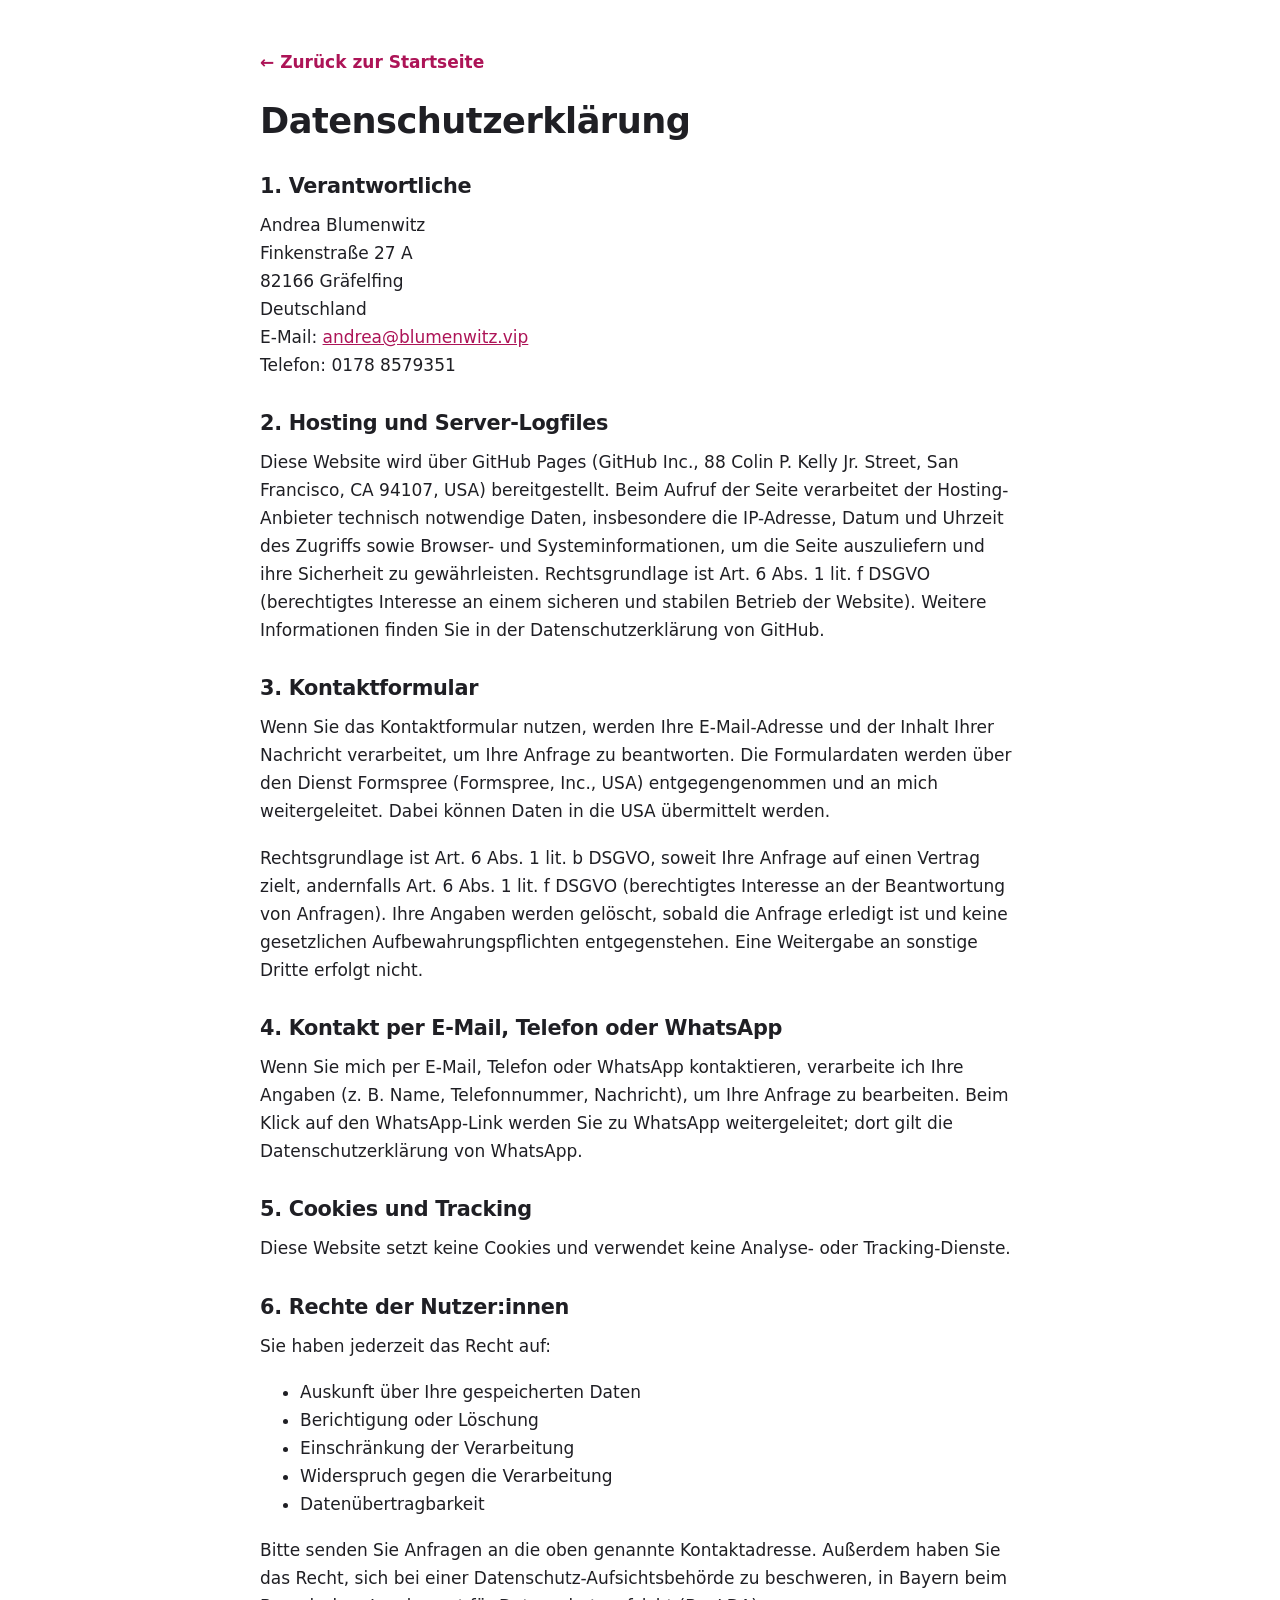
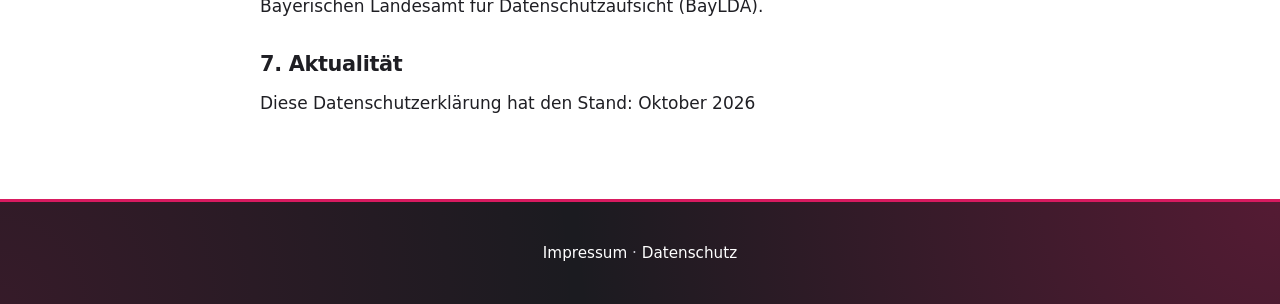
<file: datenschutz.html>
<!doctype html>
<html lang="de">

<head>
  <meta charset="UTF-8" />
  <meta name="viewport" content="width=device-width, initial-scale=1.0" />
  <title>Datenschutzerklärung - Andrea Blumenwitz</title>
  <meta name="robots" content="noindex" />
  <link rel="icon" href="data:image/svg+xml,%3Csvg xmlns='http://www.w3.org/2000/svg' viewBox='0 0 100 100'%3E%3Crect width='100' height='100' rx='22' fill='%23d81b60'/%3E%3Ctext x='50' y='68' font-size='56' font-family='Arial' font-weight='700' text-anchor='middle' fill='white'%3EAB%3C/text%3E%3C/svg%3E" />
  <link rel="stylesheet" href="styles.css" />
</head>

<body>
  <main class="legal">
    <a href="index.html" class="back-link">← Zurück zur Startseite</a>

    <h1>Datenschutzerklärung</h1>

    <h2>1. Verantwortliche</h2>
    <p>
      Andrea Blumenwitz<br>
      Finkenstraße 27 A<br>
      82166 Gräfelfing<br>
      Deutschland<br>
      E-Mail: <a href="mailto:andrea@blumenwitz.vip">andrea@blumenwitz.vip</a><br>
      Telefon: 0178 8579351
    </p>

    <h2>2. Hosting und Server-Logfiles</h2>
    <p>
      Diese Website wird über GitHub Pages (GitHub Inc., 88 Colin P. Kelly Jr. Street, San Francisco, CA 94107, USA)
      bereitgestellt. Beim Aufruf der Seite verarbeitet der Hosting-Anbieter technisch notwendige Daten, insbesondere
      die IP-Adresse, Datum und Uhrzeit des Zugriffs sowie Browser- und Systeminformationen, um die Seite
      auszuliefern und ihre Sicherheit zu gewährleisten. Rechtsgrundlage ist Art. 6 Abs. 1 lit. f DSGVO (berechtigtes
      Interesse an einem sicheren und stabilen Betrieb der Website). Weitere Informationen finden Sie in der
      Datenschutzerklärung von GitHub.
    </p>

    <h2>3. Kontaktformular</h2>
    <p>
      Wenn Sie das Kontaktformular nutzen, werden Ihre E-Mail-Adresse und der Inhalt Ihrer Nachricht verarbeitet, um
      Ihre Anfrage zu beantworten. Die Formulardaten werden über den Dienst Formspree (Formspree, Inc., USA)
      entgegengenommen und an mich weitergeleitet. Dabei können Daten in die USA übermittelt werden.
    </p>
    <p>
      Rechtsgrundlage ist Art. 6 Abs. 1 lit. b DSGVO, soweit Ihre Anfrage auf einen Vertrag zielt, andernfalls
      Art. 6 Abs. 1 lit. f DSGVO (berechtigtes Interesse an der Beantwortung von Anfragen). Ihre Angaben werden
      gelöscht, sobald die Anfrage erledigt ist und keine gesetzlichen Aufbewahrungspflichten entgegenstehen. Eine
      Weitergabe an sonstige Dritte erfolgt nicht.
    </p>

    <h2>4. Kontakt per E-Mail, Telefon oder WhatsApp</h2>
    <p>
      Wenn Sie mich per E-Mail, Telefon oder WhatsApp kontaktieren, verarbeite ich Ihre Angaben (z. B. Name,
      Telefonnummer, Nachricht), um Ihre Anfrage zu bearbeiten. Beim Klick auf den WhatsApp-Link werden Sie zu
      WhatsApp weitergeleitet; dort gilt die Datenschutzerklärung von WhatsApp.
    </p>

    <h2>5. Cookies und Tracking</h2>
    <p>Diese Website setzt keine Cookies und verwendet keine Analyse- oder Tracking-Dienste.</p>

    <h2>6. Rechte der Nutzer:innen</h2>
    <p>Sie haben jederzeit das Recht auf:</p>
    <ul>
      <li>Auskunft über Ihre gespeicherten Daten</li>
      <li>Berichtigung oder Löschung</li>
      <li>Einschränkung der Verarbeitung</li>
      <li>Widerspruch gegen die Verarbeitung</li>
      <li>Datenübertragbarkeit</li>
    </ul>
    <p>
      Bitte senden Sie Anfragen an die oben genannte Kontaktadresse. Außerdem haben Sie das Recht, sich bei einer
      Datenschutz-Aufsichtsbehörde zu beschweren, in Bayern beim Bayerischen Landesamt für Datenschutzaufsicht (BayLDA).
    </p>

    <h2>7. Aktualität</h2>
    <p>Diese Datenschutzerklärung hat den Stand: Oktober 2026</p>
  </main>

  <footer>
    <a href="impressum.html">Impressum</a>
    <span aria-hidden="true">·</span>
    <a href="datenschutz.html">Datenschutz</a>
  </footer>
</body>

</html>
</file>
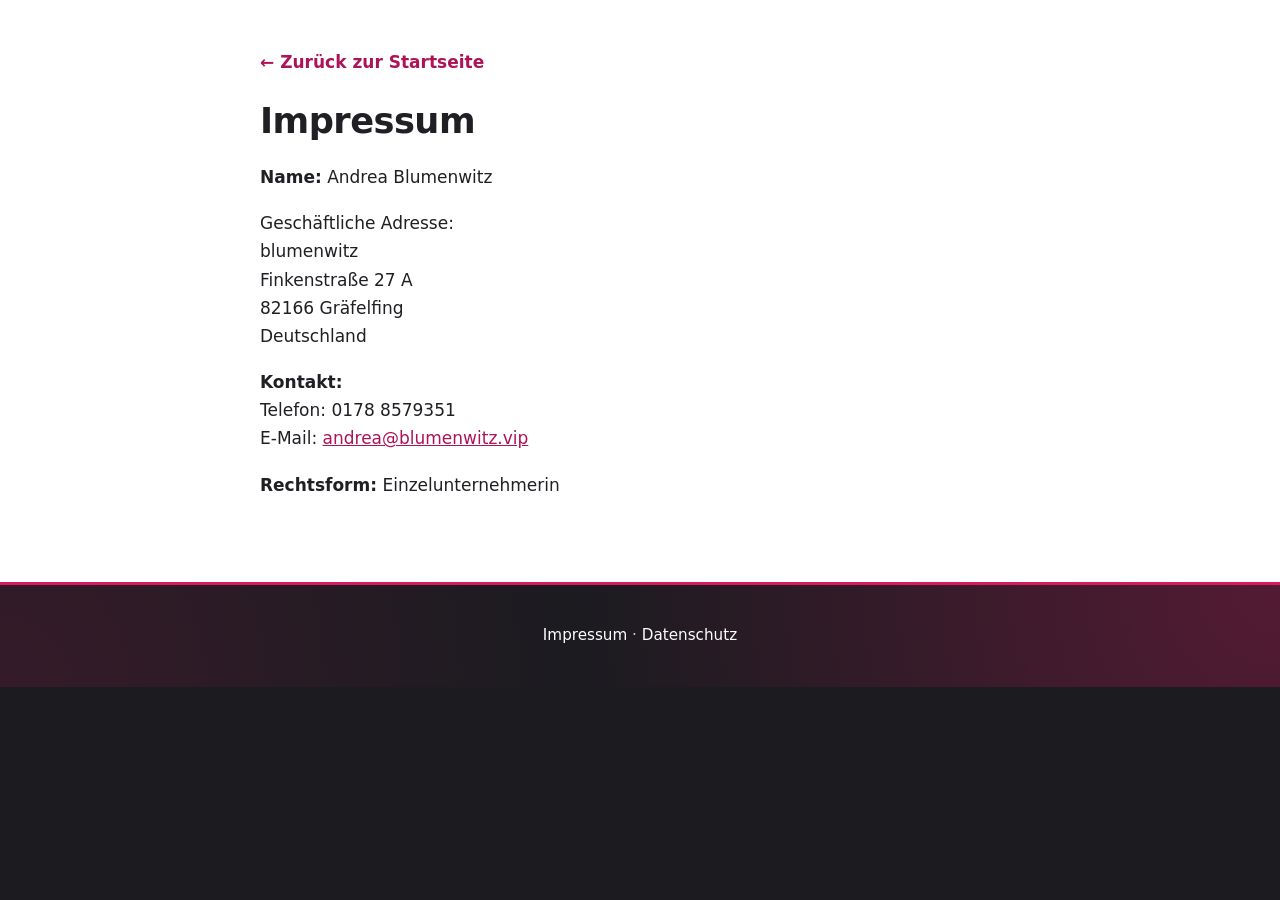
<file: impressum.html>
<!doctype html>
<html lang="de">

<head>
  <meta charset="UTF-8" />
  <meta name="viewport" content="width=device-width, initial-scale=1.0" />
  <title>Impressum - Andrea Blumenwitz</title>
  <meta name="robots" content="noindex" />
  <link rel="icon" href="data:image/svg+xml,%3Csvg xmlns='http://www.w3.org/2000/svg' viewBox='0 0 100 100'%3E%3Crect width='100' height='100' rx='22' fill='%23d81b60'/%3E%3Ctext x='50' y='68' font-size='56' font-family='Arial' font-weight='700' text-anchor='middle' fill='white'%3EAB%3C/text%3E%3C/svg%3E" />
  <link rel="stylesheet" href="styles.css" />
</head>

<body>
  <main class="legal">
    <a href="index.html" class="back-link">← Zurück zur Startseite</a>

    <h1>Impressum</h1>

    <p>
      <strong>Name:</strong> Andrea Blumenwitz
    </p>
    <p>
      Geschäftliche Adresse:<br>
      blumenwitz<br>
      Finkenstraße 27 A<br>
      82166 Gräfelfing<br>
      Deutschland
    </p>

    <p><strong>Kontakt:</strong><br>
      Telefon: 0178 8579351<br>
      E-Mail: <a href="mailto:andrea@blumenwitz.vip">andrea@blumenwitz.vip</a></p>

    <p><strong>Rechtsform:</strong> Einzelunternehmerin</p>
  </main>

  <footer>
    <a href="impressum.html">Impressum</a>
    <span aria-hidden="true">·</span>
    <a href="datenschutz.html">Datenschutz</a>
  </footer>
</body>

</html>
</file>
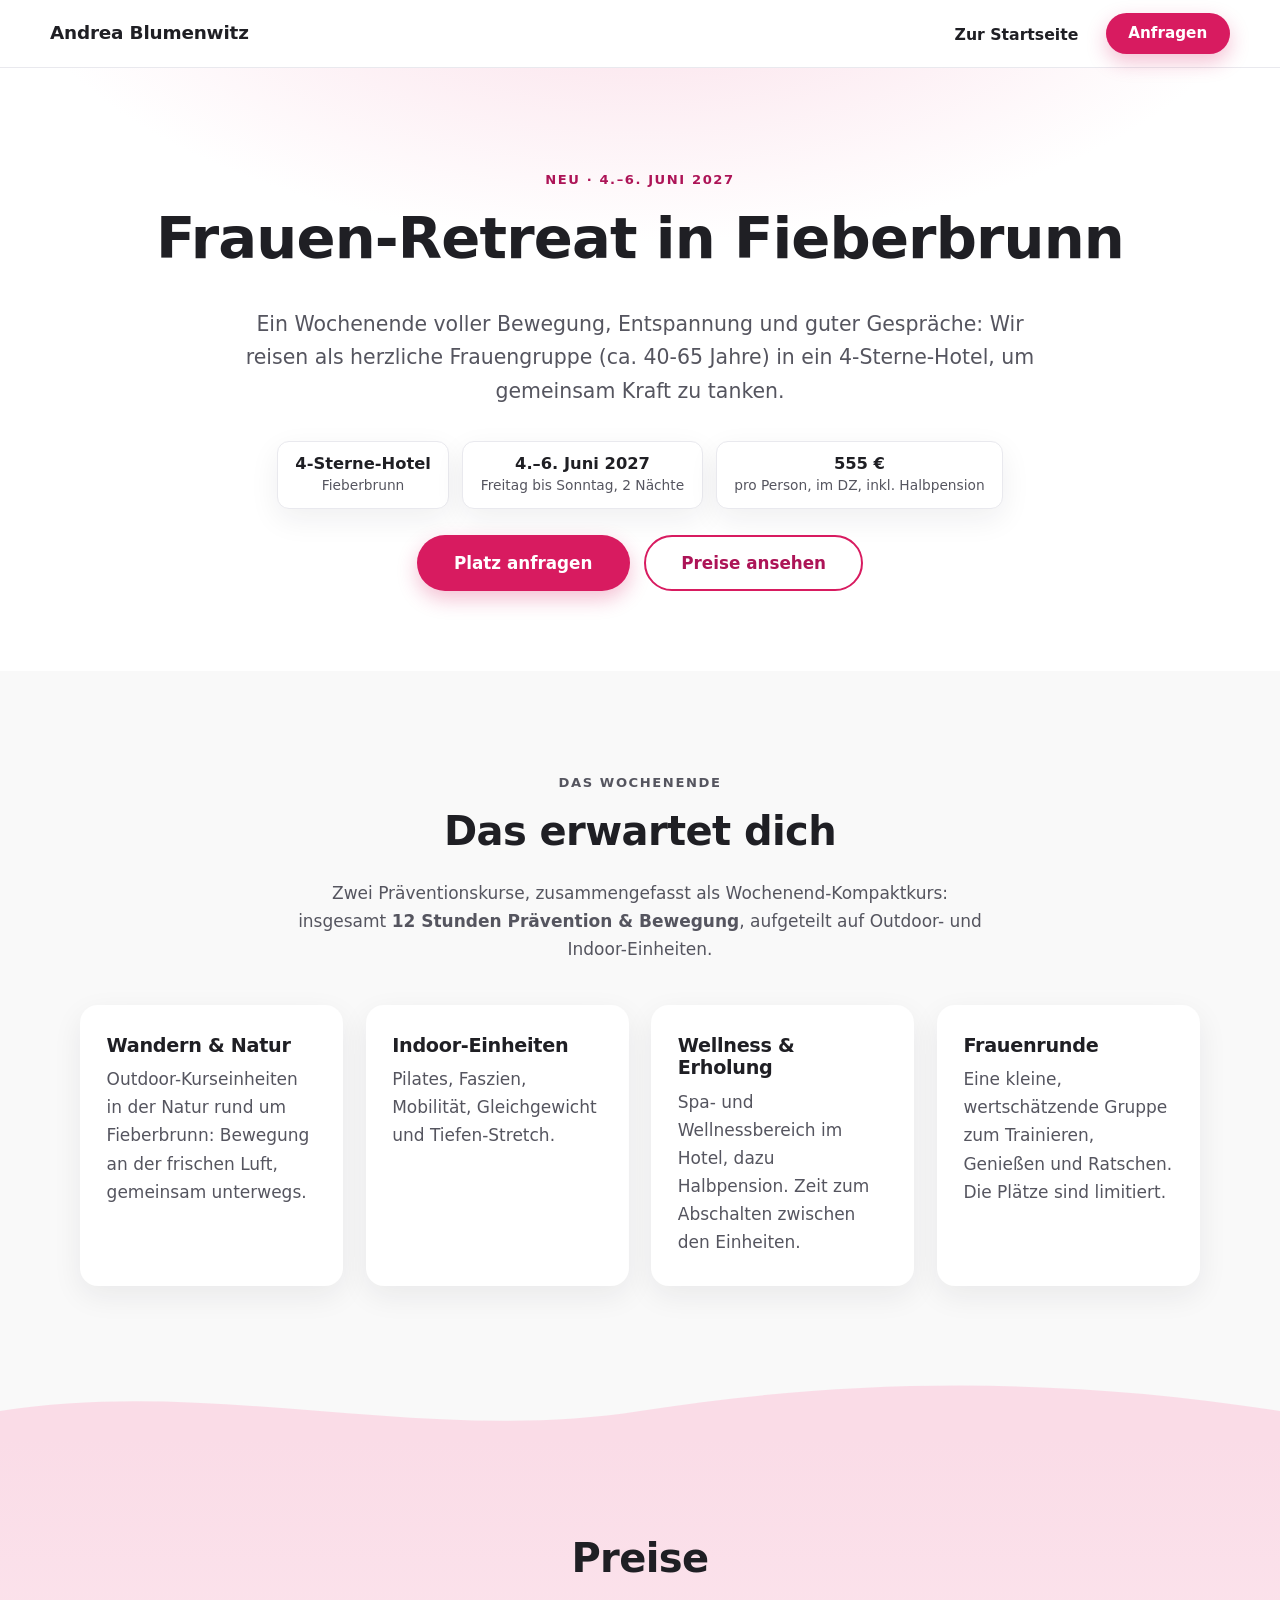
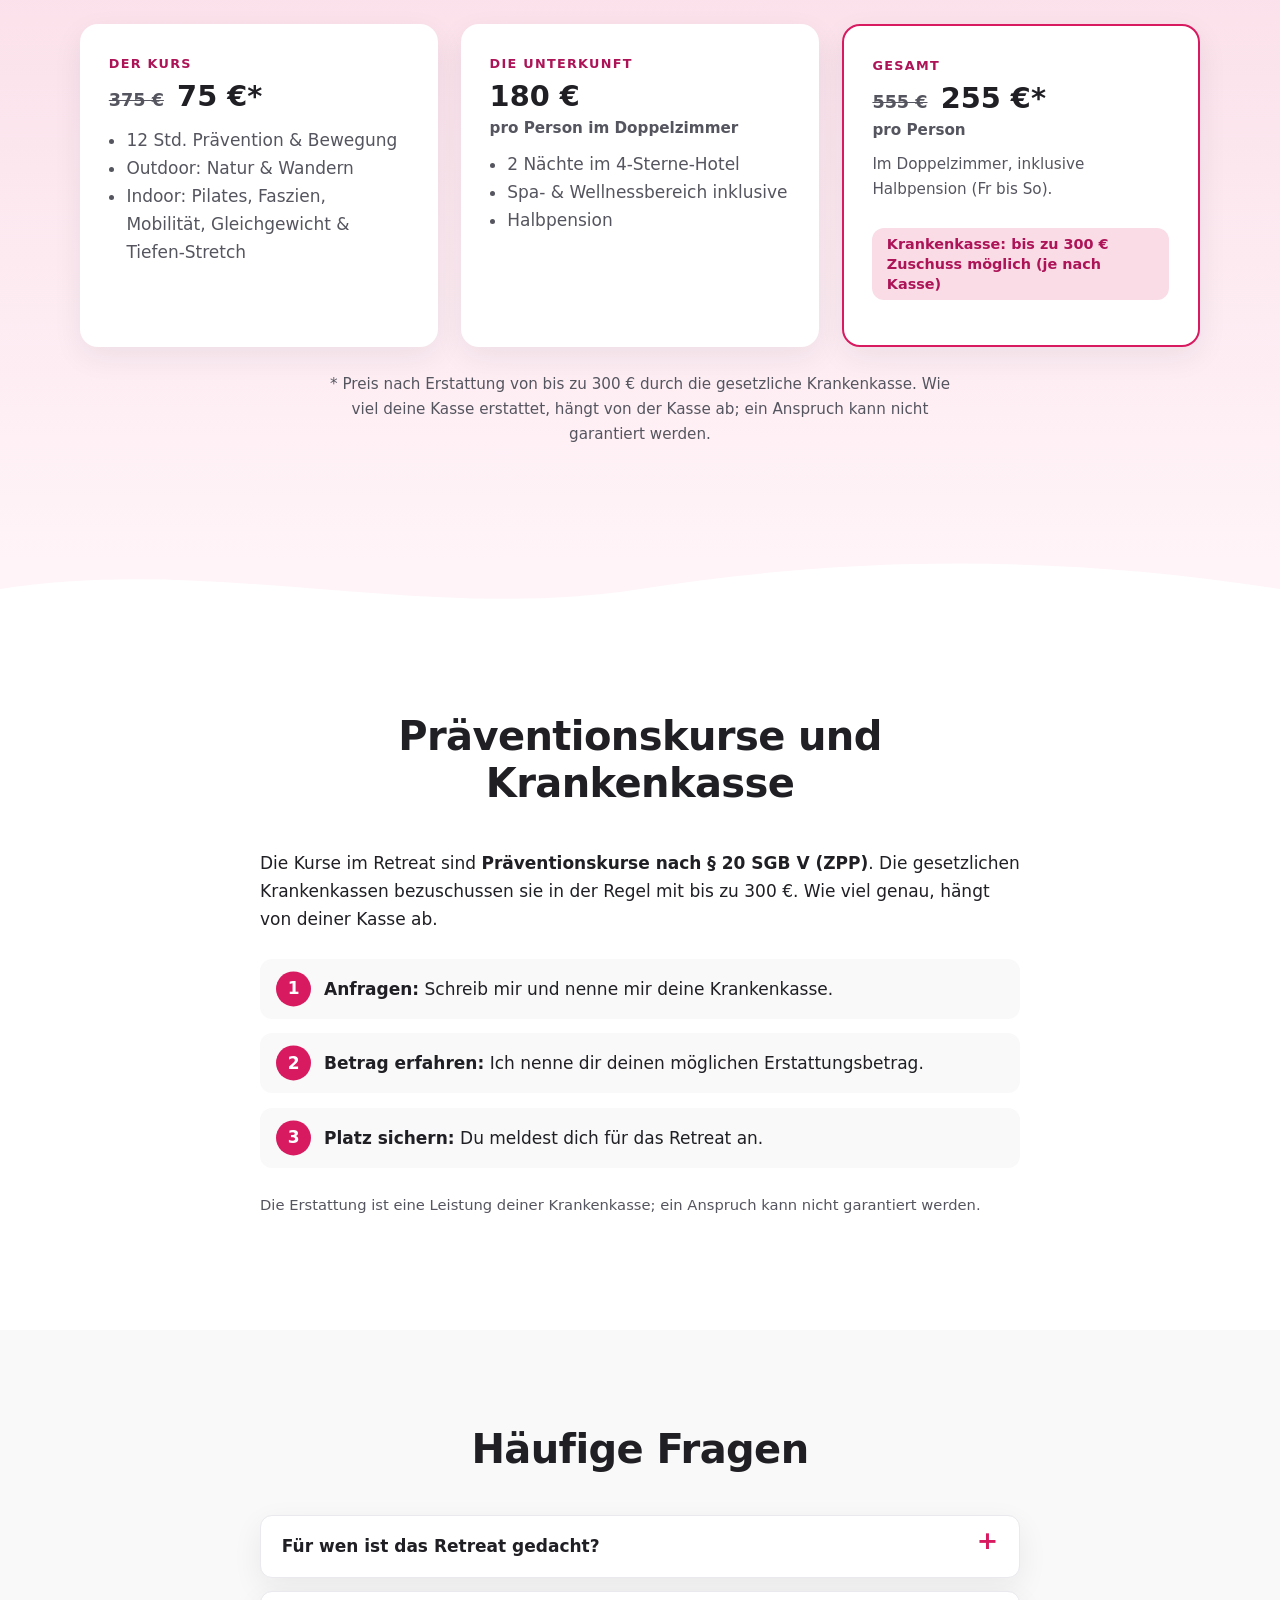
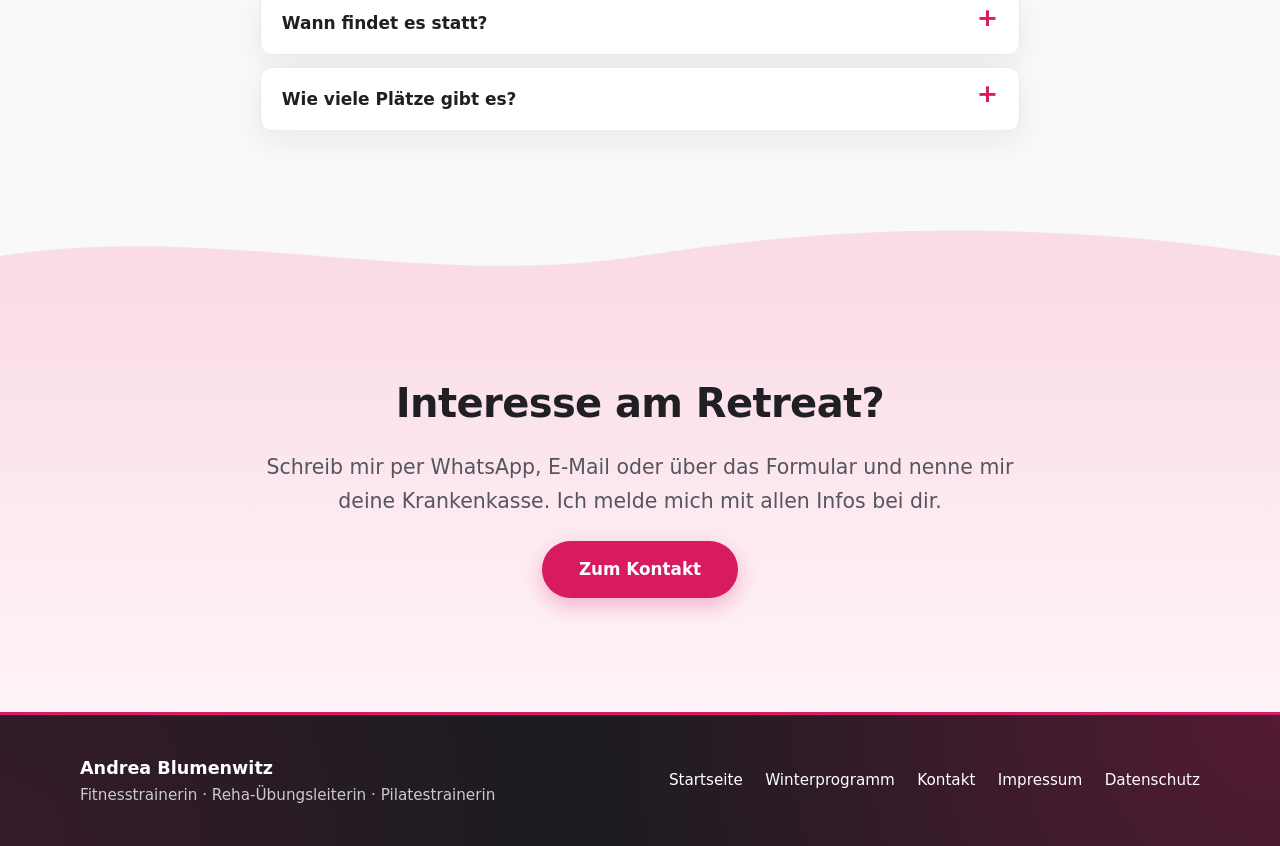
<file: retreat.html>
<!doctype html>
<html lang="de">

<head>
  <meta charset="UTF-8" />
  <meta name="viewport" content="width=device-width, initial-scale=1.0" />
  <title>Frauen-Retreat in Fieberbrunn - Andrea Blumenwitz</title>
  <meta name="description"
    content="Retreat für Frauen (ca. 40-65 Jahre) in einem 4-Sterne-Hotel in Fieberbrunn: zwei Präventionskurse nach § 20 SGB V als Wochenend-Kompaktkurs, Wandern, Pilates und Wellness." />
  <link rel="canonical" href="https://andrea.blumenwitz.vip/retreat.html" />
  <link rel="icon" href="data:image/svg+xml,%3Csvg xmlns='http://www.w3.org/2000/svg' viewBox='0 0 100 100'%3E%3Crect width='100' height='100' rx='22' fill='%23d81b60'/%3E%3Ctext x='50' y='68' font-size='56' font-family='Arial' font-weight='700' text-anchor='middle' fill='white'%3EAB%3C/text%3E%3C/svg%3E" />
  <meta property="og:type" content="website" />
  <meta property="og:locale" content="de_DE" />
  <meta property="og:title" content="Frauen-Retreat in Fieberbrunn - Andrea Blumenwitz" />
  <meta property="og:description"
    content="Ein Wochenende voller Bewegung, Entspannung und guter Gespräche in einem 4-Sterne-Hotel in Fieberbrunn." />
  <meta property="og:url" content="https://andrea.blumenwitz.vip/retreat.html" />
  <meta property="og:image" content="https://andrea.blumenwitz.vip/images/og-image.jpg" />
  <meta name="twitter:card" content="summary_large_image" />
  <meta name="theme-color" content="#d81b60" />
  <link rel="stylesheet" href="styles.css" />
</head>

<body class="has-bar">
  <!-- PLATZHALTER (class="placeholder", optisch nicht mehr hervorgehoben): Preise sind noch nicht fest. Vor dem Livegang auf main prüfen und die Markierung (class="placeholder") entfernen. Offene Fragen: status/questions.md -->
  <a href="#main" class="skip-link">Zum Inhalt springen</a>

  <header class="header">
    <nav class="nav" aria-label="Hauptnavigation">
      <a href="index.html" class="logo">Andrea Blumenwitz</a>
      <ul class="nav-links nav-simple">
        <li><a href="index.html">Zur Startseite</a></li>
        <li class="nav-cta"><a href="#anmeldung" class="btn-primary">Anfragen</a></li>
      </ul>
    </nav>
  </header>

  <main id="main">
    <!-- Hero -->
    <section class="retreat-hero">
      <div class="container">
        <p class="eyebrow">Neu · 4.–6. Juni 2027</p>
        <h1>Frauen-Retreat in Fieberbrunn</h1>
        <p class="lead">
          Ein Wochenende voller Bewegung, Entspannung und guter Gespräche: Wir reisen als herzliche Frauengruppe
          (ca. 40-65 Jahre) in ein 4-Sterne-Hotel, um gemeinsam Kraft zu tanken.
        </p>
        <ul class="facts" aria-label="Auf einen Blick">
          <li><strong>4-Sterne-Hotel</strong><span>Fieberbrunn</span></li>
          <li><strong>4.–6. Juni 2027</strong><span>Freitag bis Sonntag, 2 Nächte</span></li>
          <li><strong class="placeholder">555 €</strong><span>pro Person, im DZ, inkl. Halbpension</span></li>
        </ul>
        <div class="btn-row">
          <a href="#anmeldung" class="btn-primary btn-large">Platz anfragen</a>
          <a href="#preise" class="btn-secondary btn-large">Preise ansehen</a>
        </div>
      </div>
    </section>

    <!-- Das erwartet dich -->
    <section class="section section-alt">
      <div class="container">
        <div class="section-head">
          <p class="eyebrow">Das Wochenende</p>
          <h2>Das erwartet dich</h2>
          <p>
            Zwei Präventionskurse, zusammengefasst als Wochenend-Kompaktkurs: insgesamt
            <strong>12 Stunden Prävention &amp; Bewegung</strong>, aufgeteilt auf Outdoor- und Indoor-Einheiten.
          </p>
        </div>
        <div class="card-grid">
          <article class="card">
            <h3>Wandern &amp; Natur</h3>
            <p>Outdoor-Kurseinheiten in der Natur rund um Fieberbrunn: Bewegung an der frischen Luft, gemeinsam
              unterwegs.</p>
          </article>
          <article class="card">
            <h3>Indoor-Einheiten</h3>
            <p>Pilates, Faszien, Mobilität, Gleichgewicht und Tiefen-Stretch.</p>
          </article>
          <article class="card">
            <h3>Wellness &amp; Erholung</h3>
            <p>Spa- und Wellnessbereich im Hotel, dazu Halbpension. Zeit zum Abschalten zwischen den Einheiten.</p>
          </article>
          <article class="card">
            <h3>Frauenrunde</h3>
            <p>Eine kleine, wertschätzende Gruppe zum Trainieren, Genießen und Ratschen. Die Plätze sind limitiert.</p>
          </article>
        </div>
      </div>
    </section>

    <!-- Preise -->
    <div class="wave wave--alt-pink" aria-hidden="true"></div>
    <section id="preise" class="section retreat">
      <div class="container">
        <div class="section-head">
          <h2>Preise</h2>
        </div>
        <div class="price-grid">
          <div class="price-card">
            <p class="price-label">Der Kurs</p>
            <p class="price-value"><s class="price-old">375 €</s> <span class="placeholder">75 €*</span></p>
            <ul>
              <li>12 Std. Prävention &amp; Bewegung</li>
              <li>Outdoor: Natur &amp; Wandern</li>
              <li>Indoor: Pilates, Faszien, Mobilität, Gleichgewicht &amp; Tiefen-Stretch</li>
            </ul>
          </div>
          <div class="price-card">
            <p class="price-label">Die Unterkunft</p>
            <p class="price-value"><span class="placeholder">180 €</span><small> pro Person im Doppelzimmer</small></p>
            <ul>
              <li>2 Nächte im 4-Sterne-Hotel</li>
              <li>Spa- &amp; Wellnessbereich inklusive</li>
              <li>Halbpension</li>
            </ul>
          </div>
          <div class="price-card is-total">
            <p class="price-label">Gesamt</p>
            <p class="price-value"><s class="price-old">555 €</s> <span class="placeholder">255 €*</span><small> pro Person</small></p>
            <p class="price-note">Im Doppelzimmer, inklusive Halbpension (Fr bis So).</p>
            <p class="price-badge">Krankenkasse: <span class="placeholder">bis zu 300 €</span> Zuschuss möglich (je nach Kasse)</p>
          </div>
        </div>
        <p class="center price-note price-footnote">* Preis nach Erstattung von bis zu 300 € durch die gesetzliche Krankenkasse. Wie viel deine Kasse erstattet, hängt von der Kasse ab; ein Anspruch kann nicht garantiert werden.</p>
      </div>
    </section>
    <div class="wave wave--pink-white" aria-hidden="true"></div>

    <!-- Krankenkasse -->
    <section class="section">
      <div class="narrow">
        <div class="section-head">
          <h2>Präventionskurse und Krankenkasse</h2>
        </div>
        <p>
          Die Kurse im Retreat sind <strong>Präventionskurse nach § 20 SGB V (ZPP)</strong>. Die gesetzlichen
          Krankenkassen bezuschussen sie in der Regel mit <span class="placeholder">bis zu 300 €</span>. Wie viel genau, hängt von deiner Kasse ab.
        </p>
        <ol class="steps">
          <li><strong>Anfragen:</strong> Schreib mir und nenne mir deine Krankenkasse.</li>
          <li><strong>Betrag erfahren:</strong> Ich nenne dir deinen möglichen Erstattungsbetrag.</li>
          <li><strong>Platz sichern:</strong> Du meldest dich für das Retreat an.</li>
        </ol>
        <p class="fineprint">
          Die Erstattung ist eine Leistung deiner Krankenkasse; ein
          Anspruch kann nicht garantiert werden.
        </p>
      </div>
    </section>

    <!-- FAQ -->
    <section class="section section-alt">
      <div class="container">
        <div class="section-head">
          <h2>Häufige Fragen</h2>
        </div>
        <div class="faq-list">
          <details>
            <summary>Für wen ist das Retreat gedacht?</summary>
            <p>Für Frauen (ca. 40-65 Jahre). Du musst nicht besonders fit sein, ich passe die Übungen an dich an.</p>
          </details>
          <details>
            <summary>Wann findet es statt?</summary>
            <p>Vom 4. bis 6. Juni 2027, also von Freitag bis Sonntag. Frag gern jetzt schon unverbindlich bei mir an.</p>
          </details>
          <details>
            <summary>Wie viele Plätze gibt es?</summary>
            <p>Die Plätze in meiner kleinen Runde sind limitiert.</p>
          </details>
        </div>
      </div>
    </section>

    <!-- Anmeldung -->
    <div class="wave wave--alt-pink" aria-hidden="true"></div>
    <section id="anmeldung" class="section retreat">
      <div class="narrow center">
        <h2>Interesse am Retreat?</h2>
        <p class="lead">
          Schreib mir per WhatsApp, E-Mail oder über das Formular und nenne mir deine Krankenkasse. Ich melde mich
          mit allen Infos bei dir.
        </p>
        <p><a href="index.html#contact" class="btn-primary btn-large">Zum Kontakt</a></p>
      </div>
    </section>
  </main>

  <footer>
    <div class="footer-inner">
      <div>
        <p class="footer-name">Andrea Blumenwitz</p>
        <p>Fitnesstrainerin · Reha-Übungsleiterin · Pilatestrainerin</p>
      </div>
      <ul class="footer-links">
        <li><a href="index.html">Startseite</a></li>
        <li><a href="index.html#winterkurs">Winterprogramm</a></li>
        <li><a href="index.html#contact">Kontakt</a></li>
        <li><a href="impressum.html">Impressum</a></li>
        <li><a href="datenschutz.html">Datenschutz</a></li>
      </ul>
    </div>
  </footer>

  <div class="mobile-bar" aria-label="Schnellkontakt">
    <a class="btn-secondary" href="https://wa.me/491788579351" target="_blank" rel="noopener">WhatsApp</a>
    <a class="btn-primary" href="#anmeldung">Platz anfragen</a>
  </div>

  <script>
    // Mobile contact bar: hide while the contact section is on screen
    (function () {
      var bar = document.querySelector(".mobile-bar");
      var target = document.getElementById("anmeldung");
      if (!bar || !target || !("IntersectionObserver" in window)) return;
      new IntersectionObserver(function (e) {
        bar.classList.toggle("is-hidden", e[0].isIntersecting);
      }).observe(target);
    })();
  </script>
</body>

</html>
</file>
<file: styles.css>
/* ==========================================================================
   Andrea Blumenwitz - Website
   Palette: white / grey + pink. No external fonts, no trackers.
   ========================================================================== */

:root {
  --pink: #d81b60;
  --pink-dark: #ad1457;
  --pink-soft: #fadce7;
  --pink-tint: #fff4f8;
  --bg-alt: #f9f9f9;
  --ink: #1f1f24;
  --muted: #55555f;
  --line: #e9e9ee;
  --white: #fff;
  --radius: 18px;
  --radius-sm: 12px;
  --shadow: 0 10px 30px rgba(31, 31, 36, .07);
  --shadow-lg: 0 18px 44px rgba(31, 31, 36, .12);
  --header-h: 68px;
  --font: system-ui, -apple-system, "Segoe UI", Roboto, "Helvetica Neue", Arial, sans-serif;
}

*, *::before, *::after { box-sizing: border-box; }

html {
  scroll-behavior: smooth;
  scroll-padding-top: calc(var(--header-h) + 12px);
  -webkit-text-size-adjust: 100%;
}

html { background: #1b1b20; }
body {
  margin: 0;
  font-family: var(--font);
  font-size: 1.0625rem;
  line-height: 1.65;
  color: var(--ink);
  background: var(--white);
}

img { max-width: 100%; height: auto; display: block; }
a { color: var(--pink-dark); }
a:hover { color: var(--pink); }
:focus-visible { outline: 3px solid var(--pink); outline-offset: 3px; border-radius: 4px; }

.sr-only {
  position: absolute; width: 1px; height: 1px; padding: 0; margin: -1px;
  overflow: hidden; clip: rect(0, 0, 0, 0); white-space: nowrap; border: 0;
}
.skip-link {
  position: absolute; left: 1rem; top: -4rem; z-index: 200;
  background: var(--ink); color: #fff; padding: .6rem 1rem; border-radius: 8px;
}
.skip-link:focus { top: 1rem; color: #fff; }
.hp { position: absolute; left: -9999px; }

/* ---------- Typography ---------- */
h1, h2, h3 { line-height: 1.18; letter-spacing: -.015em; margin: 0 0 .6em; }
h1 { font-size: clamp(2.2rem, 5.2vw, 3.6rem); font-weight: 800; }
h2 { font-size: clamp(1.7rem, 3.6vw, 2.5rem); font-weight: 800; }
h3 { font-size: 1.2rem; font-weight: 700; }
p { margin: 0 0 1.1em; }

.eyebrow {
  display: inline-block; margin: 0 0 .9rem;
  font-size: .82rem; font-weight: 700; letter-spacing: .12em; text-transform: uppercase;
  color: var(--pink-dark);
}
.lead { font-size: clamp(1.1rem, 1.6vw, 1.3rem); color: var(--muted); max-width: 40em; }
.center { text-align: center; }
.center .lead, .lead.center { margin-left: auto; margin-right: auto; }

/* ---------- Layout ---------- */
.container { width: min(1120px, 100% - 2.5rem); margin-inline: auto; }
.narrow { width: min(760px, 100% - 2.5rem); margin-inline: auto; }
.section { padding: clamp(3.5rem, 8vw, 6rem) 0; }
.section-alt { background: var(--bg-alt); }
.section-head { text-align: center; max-width: 44rem; margin: 0 auto 2.6rem; }
.section-head p { color: var(--muted); }

/* Wave divider: top colour flows into bottom colour */
.wave {
  --top: #fff; --bottom: var(--bg-alt);
  position: relative; height: clamp(34px, 5vw, 58px); margin-bottom: -1px;
  background: var(--top);
}
.wave::after {
  content: ""; position: absolute; inset: 0; background: var(--bottom);
  -webkit-mask: url("data:image/svg+xml,%3Csvg xmlns='http://www.w3.org/2000/svg' viewBox='0 0 1440 48' preserveAspectRatio='none'%3E%3Cpath d='M0 24C240-4 480 52 720 24S1200-4 1440 24V48H0Z'/%3E%3C/svg%3E") center / 100% 100% no-repeat;
  mask: url("data:image/svg+xml,%3Csvg xmlns='http://www.w3.org/2000/svg' viewBox='0 0 1440 48' preserveAspectRatio='none'%3E%3Cpath d='M0 24C240-4 480 52 720 24S1200-4 1440 24V48H0Z'/%3E%3C/svg%3E") center / 100% 100% no-repeat;
}
.wave--alt-pink { --top: var(--bg-alt); --bottom: var(--pink-soft); }
.wave--white-pink { --top: #fff; --bottom: var(--pink-soft); }
.wave--pink-white { --top: var(--pink-tint); --bottom: #fff; }
.wave--alt-white { --top: var(--bg-alt); --bottom: #fff; }
.wave--white-alt { --top: #fff; --bottom: var(--bg-alt); }
.wave--pink-alt { --top: var(--pink-tint); --bottom: var(--bg-alt); }

/* ---------- Buttons ---------- */
.btn, .btn-primary, .btn-secondary {
  display: inline-flex; align-items: center; justify-content: center; gap: .5rem;
  min-height: 3rem; padding: .8rem 1.7rem; border-radius: 999px;
  font: inherit; font-weight: 700; font-size: 1rem; line-height: 1.2; text-align: center;
  text-decoration: none; cursor: pointer; border: 2px solid transparent;
  transition: transform .18s, background .18s, color .18s, box-shadow .18s;
}
.btn-primary { background: var(--pink); color: #fff; box-shadow: 0 8px 20px rgba(216, 27, 96, .28); }
.btn-primary:hover { background: var(--pink-dark); color: #fff; transform: translateY(-2px); }
.btn-secondary { background: #fff; color: var(--pink-dark); border-color: var(--pink); }
.btn-secondary:hover { background: var(--pink); color: #fff; transform: translateY(-2px); }
.btn-large { padding: 1rem 2.2rem; font-size: 1.05rem; }
.btn-row { display: flex; flex-wrap: wrap; gap: .9rem; margin-top: 1.6rem; }
.center .btn-row, .btn-row.center { justify-content: center; }
button.btn-primary:disabled { opacity: .6; cursor: wait; }

/* ---------- Announcement + header ---------- */
.announce {
  display: block; background: var(--pink); color: #fff; text-align: center;
  padding: .55rem 1rem; font-size: .93rem; text-decoration: none;
}
.announce:hover { background: var(--pink-dark); color: #fff; }

.header {
  position: sticky; top: 0; z-index: 100; height: var(--header-h);
  background: rgba(255, 255, 255, .88);
  -webkit-backdrop-filter: saturate(180%) blur(12px); backdrop-filter: saturate(180%) blur(12px);
  border-bottom: 1px solid var(--line);
}
.nav {
  width: min(1180px, 100% - 2.5rem); height: 100%; margin-inline: auto;
  display: flex; align-items: center; justify-content: space-between; gap: 1rem;
}
.logo { font-weight: 800; font-size: 1.15rem; letter-spacing: -.01em; color: var(--ink); text-decoration: none; }
.logo:hover { color: var(--pink-dark); }
.nav-links { list-style: none; margin: 0; padding: 0; display: flex; align-items: center; gap: 1.7rem; }
.nav-links a:not(.btn-primary) { color: var(--ink); text-decoration: none; font-weight: 600; font-size: .98rem; padding: .3rem 0; }
.nav-links a:not(.btn-primary):hover { color: var(--pink); }
.nav-links .btn-primary { min-height: 2.6rem; padding: .55rem 1.3rem; font-size: .95rem; }
.nav-toggle { display: none; width: 44px; height: 44px; background: none; border: 0; cursor: pointer; position: relative; }
.nav-toggle-bar, .nav-toggle-bar::before, .nav-toggle-bar::after {
  content: ""; position: absolute; left: 10px; right: 10px; height: 2.5px; border-radius: 2px;
  background: var(--ink); transition: transform .2s, opacity .2s;
}
.nav-toggle-bar { top: 21px; }
.nav-toggle-bar::before { left: 0; right: 0; top: -7px; }
.nav-toggle-bar::after { left: 0; right: 0; top: 7px; }
.nav-toggle[aria-expanded="true"] .nav-toggle-bar { background: transparent; }
.nav-toggle[aria-expanded="true"] .nav-toggle-bar::before { transform: translateY(7px) rotate(45deg); }
.nav-toggle[aria-expanded="true"] .nav-toggle-bar::after { transform: translateY(-7px) rotate(-45deg); }

@media (max-width: 1020px) {
  .nav-toggle { display: block; }
  .nav-links {
    position: absolute; top: var(--header-h); left: 0; right: 0;
    flex-direction: column; align-items: stretch; gap: 0;
    background: #fff; border-bottom: 1px solid var(--line); box-shadow: var(--shadow);
    padding: .5rem 1.25rem 1.2rem; display: none;
  }
  .nav-links.is-open { display: flex; }
  .nav-links li { border-bottom: 1px solid var(--line); }
  .nav-links li.nav-cta { border: 0; padding-top: 1rem; }
  .nav-links a:not(.btn-primary) { display: block; padding: .9rem 0; }
  .nav-links .btn-primary { width: 100%; }
  .nav-simple { position: static; display: flex; flex-direction: row; box-shadow: none; border: 0; padding: 0; gap: 1rem; background: none; }
  .nav-simple li { border: 0; }
  .nav-simple a:not(.btn-primary) { padding: .3rem 0; }
  .nav-simple .btn-primary { width: auto; }
}
@media (max-width: 520px) { .nav-simple li:first-child { display: none; } }

/* ---------- Hero ---------- */
.hero {
  background: radial-gradient(1100px 520px at 85% -10%, var(--pink-tint), transparent 70%), #fff;
  padding: clamp(2.5rem, 6vw, 5rem) 0 clamp(3rem, 7vw, 5.5rem);
}
.hero-grid { display: grid; grid-template-columns: 1.15fr .85fr; gap: clamp(2rem, 5vw, 4.5rem); align-items: center; }
.hero h1 span { color: var(--pink); }
.hero .lead { margin-bottom: 0; }
.hero-name { margin-top: 1.8rem; font-size: .95rem; color: var(--muted); }
.hero-name strong { color: var(--ink); }
.hero-image { position: relative; max-width: 440px; justify-self: center; width: 100%; }
.hero-image::before {
  content: ""; position: absolute; inset: 7% -6% -6% 8%; background: var(--pink-soft);
  border-radius: 34px; transform: rotate(3deg);
}
.hero-image img {
  position: relative; width: 100%; aspect-ratio: 4 / 5; object-fit: cover; object-position: center 25%;
  border-radius: 30px; box-shadow: var(--shadow-lg);
}
.facts { list-style: none; padding: 0; margin: 2rem 0 0; display: flex; flex-wrap: wrap; gap: .8rem; }
.facts li {
  display: flex; flex-direction: column; padding: .7rem 1.1rem; min-width: 8.5rem;
  background: #fff; border: 1px solid var(--line); border-radius: var(--radius-sm); box-shadow: var(--shadow);
}
.facts strong { font-size: 1.02rem; line-height: 1.3; }
.facts span { font-size: .86rem; color: var(--muted); }

@media (max-width: 860px) {
  .hero-grid { grid-template-columns: 1fr; }
  .hero-image { order: -1; max-width: 250px; }
  .hero-copy { text-align: center; }
  .hero-copy .lead { margin-inline: auto; }
  .hero-copy .btn-row, .hero-copy .facts { justify-content: center; }
}

/* ---------- Cards ---------- */
.card-grid { display: grid; grid-template-columns: repeat(auto-fit, minmax(250px, 1fr)); gap: 1.4rem; }
.card {
  background: #fff; border: 1px solid var(--line); border-radius: var(--radius); padding: 1.8rem 1.6rem;
  box-shadow: var(--shadow);
}
.section-alt .card { border-color: transparent; }
.card h3 { margin-bottom: .5rem; }
.card p:last-child { margin-bottom: 0; }
.card p { color: var(--muted); }
.card-icon {
  display: grid; place-items: center; width: 46px; height: 46px; margin-bottom: 1rem;
  border-radius: 14px; background: var(--pink-soft); color: var(--pink-dark); font-weight: 800; font-size: 1.15rem;
}



/* ---------- Winterprogramm ---------- */
.kurs-grid { display: grid; grid-template-columns: .8fr 1.2fr; gap: clamp(2rem, 5vw, 4rem); align-items: start; }
.kurs-flyer img { border-radius: var(--radius); box-shadow: var(--shadow-lg); width: 100%; }
.kurs-flyer { position: sticky; top: calc(var(--header-h) + 1.5rem); }
.kurs-facts { margin: 1.2rem 0 1.6rem; padding: 1rem 1.2rem; background: #fff; border-left: 4px solid var(--pink); border-radius: 0 var(--radius-sm) var(--radius-sm) 0; }
.kurs-facts p { margin: 0; }
.options { display: grid; grid-template-columns: repeat(auto-fit, minmax(240px, 1fr)); gap: 1.2rem; margin: 1.2rem 0 1.6rem; }
.option-card { background: #fff; border: 1px solid var(--line); border-radius: var(--radius); padding: 1.6rem; box-shadow: var(--shadow); display: flex; flex-direction: column; }
.option-card.is-main { border: 2px solid var(--pink); }
.option-card h3 { margin-bottom: .2rem; }
.option-lead { color: var(--pink-dark); font-weight: 700; margin-bottom: .8rem; }
.option-card ul { margin: 0 0 1rem; padding-left: 1.1rem; color: var(--muted); }
.option-price { margin: auto 0 1rem; font-size: 2rem; font-weight: 800; line-height: 1.1; }
.option-price span { display: block; margin-top: .3rem; font-size: .9rem; font-weight: 600; color: var(--pink-dark); }
@media (max-width: 860px) { .kurs-grid { grid-template-columns: 1fr; } .kurs-flyer { position: static; max-width: 420px; margin-inline: auto; } }

/* ---------- Retreat teaser (pink) ---------- */
.retreat { background: linear-gradient(180deg, var(--pink-soft) 0%, var(--pink-tint) 100%); }
.retreat-teaser { text-align: center; max-width: 46rem; }
.retreat-teaser .lead { margin-inline: auto; }
.retreat-teaser .btn-row { justify-content: center; }
.retreat-teaser .teaser-sub { color: var(--muted); font-size: .98rem; }
.chip-row { display: flex; flex-wrap: wrap; gap: .6rem; justify-content: center; margin: 1.4rem 0 .4rem; padding: 0; list-style: none; }
.chip-row li { background: #fff; border-radius: 999px; padding: .4rem 1rem; font-weight: 600; font-size: .93rem; box-shadow: 0 2px 8px rgba(173, 20, 87, .1); }

/* ---------- Testimonials ---------- */
.testimonials-grid { display: grid; grid-template-columns: repeat(2, 1fr); gap: 1.4rem; }
.testimonial {
  position: relative; margin: 0; padding: 3.6rem 1.8rem 1.6rem;
  background: #fff; border: 1px solid var(--line); border-radius: var(--radius); box-shadow: var(--shadow);
}
.testimonial::before {
  content: "\201C"; position: absolute; top: .2rem; left: 1.4rem; font-size: 4.2rem; line-height: 1;
  color: var(--pink); font-family: Georgia, serif;
}
.testimonial blockquote { margin: 0; }
.testimonial blockquote p { color: var(--ink); font-size: 1rem; }
.testimonial figcaption { font-weight: 700; color: var(--pink-dark); margin-top: .6rem; }
.testimonials-grid + .more, .more .testimonials-grid { margin-top: 1.4rem; }
@media (max-width: 760px) { .testimonials-grid { grid-template-columns: 1fr; } }

/* Collapsible */
details.more > summary { list-style: none; cursor: pointer; }
details.more > summary::-webkit-details-marker { display: none; }
details.more-center { text-align: center; margin-top: 2rem; }
details.more-center > summary { display: block; width: fit-content; margin: 0 auto; }
details.more-center[open] > summary { margin-bottom: 1.6rem; }
details.more-center > *:not(summary) { text-align: left; }
details.more:not(.more-center) > summary { display: block; width: fit-content; margin: 1rem 0 1.2rem; color: var(--pink-dark); font-weight: 700; border-bottom: 2px solid var(--pink); }

/* ---------- About ---------- */
.split { display: grid; grid-template-columns: .85fr 1.15fr; gap: clamp(2rem, 5vw, 4.5rem); align-items: center; }
.split + .split { margin-top: clamp(3rem, 6vw, 5rem); }
.split.reverse { grid-template-columns: 1.15fr .85fr; }
.split.reverse .split-media { order: 2; }
.split-media img.is-square { aspect-ratio: 1 / 1; }
.split-media img { width: 100%; max-width: 440px; margin-inline: auto; aspect-ratio: 4 / 5; object-fit: cover; border-radius: 26px; box-shadow: var(--shadow-lg); }
.checklist { list-style: none; margin: 1.2rem 0 0; padding: 0; }
.checklist li { position: relative; padding: .35rem 0 .35rem 2rem; }
.checklist li::before {
  content: ""; position: absolute; left: 0; top: .72rem; width: 1.2rem; height: 1.2rem; border-radius: 50%;
  background: var(--pink) url("data:image/svg+xml,%3Csvg xmlns='http://www.w3.org/2000/svg' viewBox='0 0 24 24' fill='none' stroke='white' stroke-width='3.2' stroke-linecap='round' stroke-linejoin='round'%3E%3Cpath d='M6 12.5l4 4 8-9'/%3E%3C/svg%3E") center / 80% no-repeat;
}
.stats { list-style: none; margin: clamp(2.5rem, 5vw, 4rem) 0; padding: 0; display: grid; grid-template-columns: repeat(4, 1fr); gap: 1rem; }
.stats li { text-align: center; padding: 1.4rem 1rem; background: #fff; border: 1px solid var(--line); border-radius: var(--radius); box-shadow: var(--shadow); }
.stats strong { display: block; font-size: clamp(1.5rem, 3vw, 2.1rem); line-height: 1.1; color: var(--pink); font-weight: 800; }
.stats span { display: block; margin-top: .35rem; font-size: .9rem; color: var(--muted); }
@media (max-width: 860px) {
  .split, .split.reverse { grid-template-columns: 1fr; }
  .split.reverse .split-media { order: 0; }
  .split-media img { max-width: 320px; }
  .stats { grid-template-columns: repeat(2, 1fr); }
}

/* ---------- Qualifications ---------- */
.pill-list { list-style: none; margin: 0; padding: 0; display: flex; flex-wrap: wrap; gap: .7rem; justify-content: center; }
.pill-list li { padding: .5rem 1.1rem; background: #fff; border: 1px solid var(--line); border-radius: 999px; font-weight: 600; font-size: .96rem; box-shadow: 0 2px 8px rgba(31, 31, 36, .05); }
.sub-head { margin: 2.4rem 0 1rem; text-align: center; font-size: 1.05rem; color: var(--muted); font-weight: 700; }

/* ---------- FAQ ---------- */
.faq-list { max-width: 760px; margin: 0 auto; display: grid; gap: .8rem; }
.faq-list details { background: #fff; border: 1px solid var(--line); border-radius: var(--radius-sm); padding: 0 1.3rem; box-shadow: var(--shadow); }
.faq-list summary { cursor: pointer; list-style: none; padding: 1.05rem 2rem 1.05rem 0; font-weight: 700; position: relative; }
.faq-list summary::-webkit-details-marker { display: none; }
.faq-list summary::after { content: "+"; position: absolute; right: 0; top: .8rem; font-size: 1.6rem; line-height: 1; color: var(--pink); transition: transform .2s; }
.faq-list details[open] summary::after { transform: rotate(45deg); }
.faq-list details p { color: var(--muted); padding-bottom: .4rem; }

/* ---------- Past courses ---------- */
.past-grid { display: grid; grid-template-columns: repeat(auto-fit, minmax(260px, 340px)); gap: 1.6rem; justify-content: center; }
.past-card { background: #fff; border: 1px solid var(--line); border-radius: var(--radius); padding: 1.2rem; box-shadow: var(--shadow); }
.past-card img { border-radius: var(--radius-sm); margin-bottom: 1rem; width: 100%; }
.past-card p { color: var(--muted); font-size: .96rem; }

/* ---------- Contact ---------- */
.contact-grid { display: grid; grid-template-columns: .9fr 1.1fr; gap: clamp(2rem, 5vw, 4rem); align-items: start; }
.contact-links { list-style: none; margin: 1.4rem 0; padding: 0; display: grid; gap: .8rem; }
.contact-links a {
  display: flex; align-items: center; gap: .8rem; padding: .9rem 1.2rem; background: #fff; border: 1px solid var(--line);
  border-radius: var(--radius-sm); color: var(--ink); font-weight: 700; text-decoration: none; box-shadow: var(--shadow);
}
.contact-links a:hover { border-color: var(--pink); color: var(--pink-dark); }
.contact-links small { display: block; font-weight: 400; color: var(--muted); }
.contact-note { color: var(--muted); font-size: .95rem; }
form.contact-form { background: #fff; border-radius: var(--radius); padding: 1.8rem; box-shadow: var(--shadow-lg); display: grid; gap: 1rem; }
.contact-form input, .contact-form textarea {
  width: 100%; font: inherit; color: var(--ink); padding: .85rem 1rem;
  border: 1.5px solid #d9d9e0; border-radius: var(--radius-sm); background: #fff;
}
.contact-form input:focus, .contact-form textarea:focus { outline: none; border-color: var(--pink); box-shadow: 0 0 0 3px var(--pink-soft); }
.form-note { margin: 0; font-size: .86rem; color: var(--muted); }
.form-status { margin: 0; font-weight: 600; }
.form-status.is-success { color: #1b6b3a; }
.form-status.is-error { color: #b3261e; }
@media (max-width: 860px) { .contact-grid { grid-template-columns: 1fr; } }

/* ---------- Footer ---------- */
footer { background: radial-gradient(circle at 100% 0%, rgba(216, 27, 96, .30), transparent 55%), radial-gradient(circle at 0% 100%, rgba(216, 27, 96, .14), transparent 45%), #1b1b20; border-top: 3px solid var(--pink); color: #c9c9d1; padding: 2.4rem 1.25rem; font-size: .95rem; text-align: center; }
footer a { color: #fff; text-decoration: none; }
footer a:hover { color: var(--pink-soft); text-decoration: underline; }
.footer-inner { width: min(1120px, 100%); margin: 0 auto; display: flex; flex-wrap: wrap; gap: 1.5rem; justify-content: space-between; align-items: center; text-align: left; }
.footer-inner p { margin: 0; }
.footer-name { color: #fff; font-weight: 800; font-size: 1.1rem; }
.footer-links { list-style: none; margin: 0; padding: 0; display: flex; flex-wrap: wrap; gap: .4rem 1.4rem; }
@media (max-width: 640px) { .footer-inner { flex-direction: column; text-align: center; } .footer-links { justify-content: center; } }

/* ---------- Legal pages ---------- */
.legal { width: min(760px, 100% - 2.5rem); margin: 0 auto; padding: 3rem 0 4rem; }
.legal h1 { font-size: 2.2rem; }
.legal h2 { font-size: 1.3rem; margin-top: 2rem; }
.back-link { display: inline-block; margin-bottom: 1.5rem; font-weight: 600; text-decoration: none; }

/* ---------- Retreat page ---------- */
.retreat-hero { background: radial-gradient(900px 420px at 50% -20%, var(--pink-soft), transparent 70%), #fff; text-align: center; padding: clamp(3rem, 8vw, 6rem) 0 clamp(3rem, 7vw, 5rem); }
.retreat-hero .lead { margin-inline: auto; }
.retreat-hero .facts { justify-content: center; }
.retreat-hero .btn-row { justify-content: center; }

.schedule { display: grid; grid-template-columns: repeat(auto-fit, minmax(240px, 1fr)); gap: 1.2rem; }
.schedule-day { background: #fff; border: 1px solid var(--line); border-radius: var(--radius); padding: 1.5rem; box-shadow: var(--shadow); }
.schedule-day h3 { color: var(--pink-dark); }

.price-grid { display: grid; grid-template-columns: repeat(auto-fit, minmax(250px, 1fr)); gap: 1.4rem; }
.price-card { background: #fff; border-radius: var(--radius); padding: 1.8rem; box-shadow: var(--shadow); }
.price-card.is-total { border: 2px solid var(--pink); }
.price-label { margin: 0 0 .3rem; font-size: .8rem; font-weight: 800; letter-spacing: .1em; text-transform: uppercase; color: var(--pink-dark); }
.price-value { font-size: 1.8rem; font-weight: 800; margin: 0 0 .8rem; line-height: 1.2; }
.price-card ul { margin: 0; padding-left: 1.1rem; color: var(--muted); }
.price-note { color: var(--muted); font-size: .95rem; }
.price-badge { display: inline-block; margin-top: .6rem; padding: .35rem .9rem; border-radius: 12px; background: var(--pink-soft); color: var(--pink-dark); font-weight: 700; font-size: .9rem; line-height: 1.4; }

.steps { counter-reset: s; list-style: none; margin: 1.6rem 0; padding: 0; display: grid; gap: .9rem; }
.steps li { counter-increment: s; position: relative; padding: 1rem 1.2rem 1rem 4rem; background: var(--bg-alt); border-radius: var(--radius-sm); }
.steps li::before {
  content: counter(s); position: absolute; left: 1rem; top: 50%; transform: translateY(-50%);
  width: 2.2rem; height: 2.2rem; display: grid; place-items: center; border-radius: 50%;
  background: var(--pink); color: #fff; font-weight: 800;
}
.fineprint { font-size: .92rem; color: var(--muted); }

.photo-grid { display: grid; grid-template-columns: repeat(auto-fit, minmax(220px, 1fr)); gap: 1.2rem; margin: 1.8rem 0; }

.placeholder { /* marker class only: values still to be confirmed */ }

@media (prefers-reduced-motion: no-preference) {
  .reveal { opacity: 0; transform: translateY(18px); transition: opacity .6s ease, transform .6s ease; }
  .reveal.is-visible { opacity: 1; transform: none; }
}
@media (prefers-reduced-motion: reduce) { html { scroll-behavior: auto; } .btn-primary, .btn-secondary { transition: none; } }

/* ---------- Mobile contact bar ---------- */
.mobile-bar { display: none; }
@media (max-width: 760px) {
  body.has-bar footer { padding-bottom: calc(2.4rem + 4.8rem); }
  .mobile-bar {
    position: fixed; left: 0; right: 0; bottom: 0; z-index: 90; display: flex; gap: .6rem;
    padding: .6rem .8rem calc(.6rem + env(safe-area-inset-bottom));
    background: rgba(255, 255, 255, .95); -webkit-backdrop-filter: blur(10px); backdrop-filter: blur(10px);
    border-top: 1px solid var(--line); box-shadow: 0 -6px 20px rgba(31, 31, 36, .08);
    transition: transform .25s ease;
  }
  .mobile-bar a { flex: 1; min-height: 2.9rem; padding: .6rem 1rem; box-shadow: none; }
  .mobile-bar.is-hidden { transform: translateY(110%); }
}

.price-value small { display: block; margin-top: .35rem; font-size: .95rem; font-weight: 600; color: var(--muted); }


.price-old { font-size: 1.1rem; font-weight: 600; color: var(--muted); margin-right: .2rem; }
.price-footnote { margin-top: 1.6rem; max-width: 40rem; margin-inline: auto; }


/* ---------- Mobile polish ---------- */
@media (max-width: 600px) {
  .hide-sm { display: none; }
  .announce { font-size: .88rem; padding: .5rem .8rem; }
  .card { padding: 1.2rem 1.2rem; }
  .card-icon { width: 38px; height: 38px; margin-bottom: .6rem; font-size: 1rem; }
  .section-head { margin-bottom: 1.8rem; }
  .btn-row .btn-large { width: 100%; }
  .teaser-actions, .retreat-teaser .btn-row { flex-direction: column; align-items: stretch; }
  .facts li { min-width: 0; flex: 1 1 40%; }
  .contact-links a { padding: 1rem 1.1rem; }
  form.contact-form { padding: 1.3rem; }
  .price-card, .schedule-day { padding: 1.4rem; }
}
/* Testimonials: swipe on phones instead of a long stack */
@media (max-width: 760px) {
  .testimonials-grid {
    display: flex; overflow-x: auto; gap: 1rem; padding: .3rem 1.25rem 1.2rem; margin-inline: -1.25rem;
    scroll-snap-type: x mandatory; -webkit-overflow-scrolling: touch; scrollbar-width: none;
  }
  .testimonials-grid::-webkit-scrollbar { display: none; }
  .testimonials-grid .testimonial { flex: 0 0 84%; scroll-snap-align: center; }
  .testimonials-grid + .more, .more .testimonials-grid { margin-top: 0; }
  .swipe-hint { display: block; }
}
.swipe-hint { display: none; text-align: center; margin: 0 0 .6rem; color: var(--muted); font-size: .88rem; }
@media (max-width: 760px) { .swipe-hint { display: block; } }
</file>
